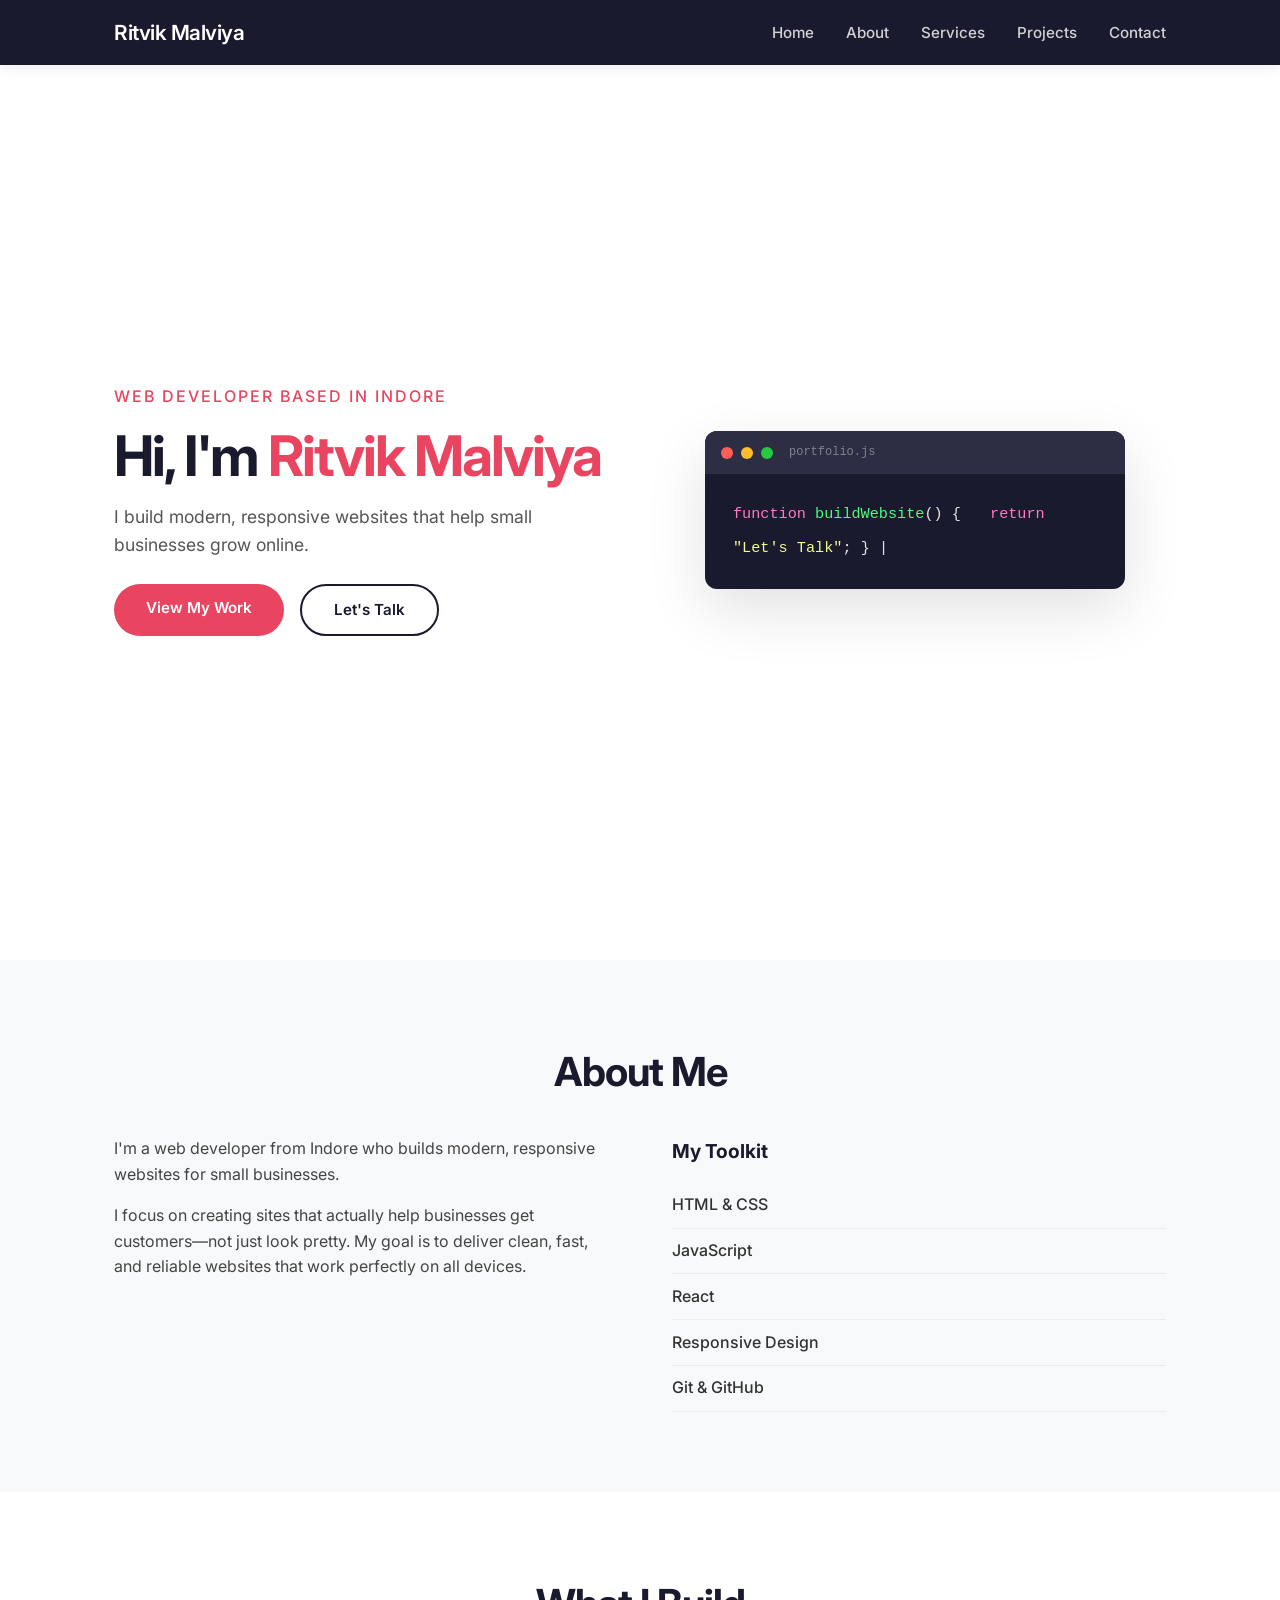
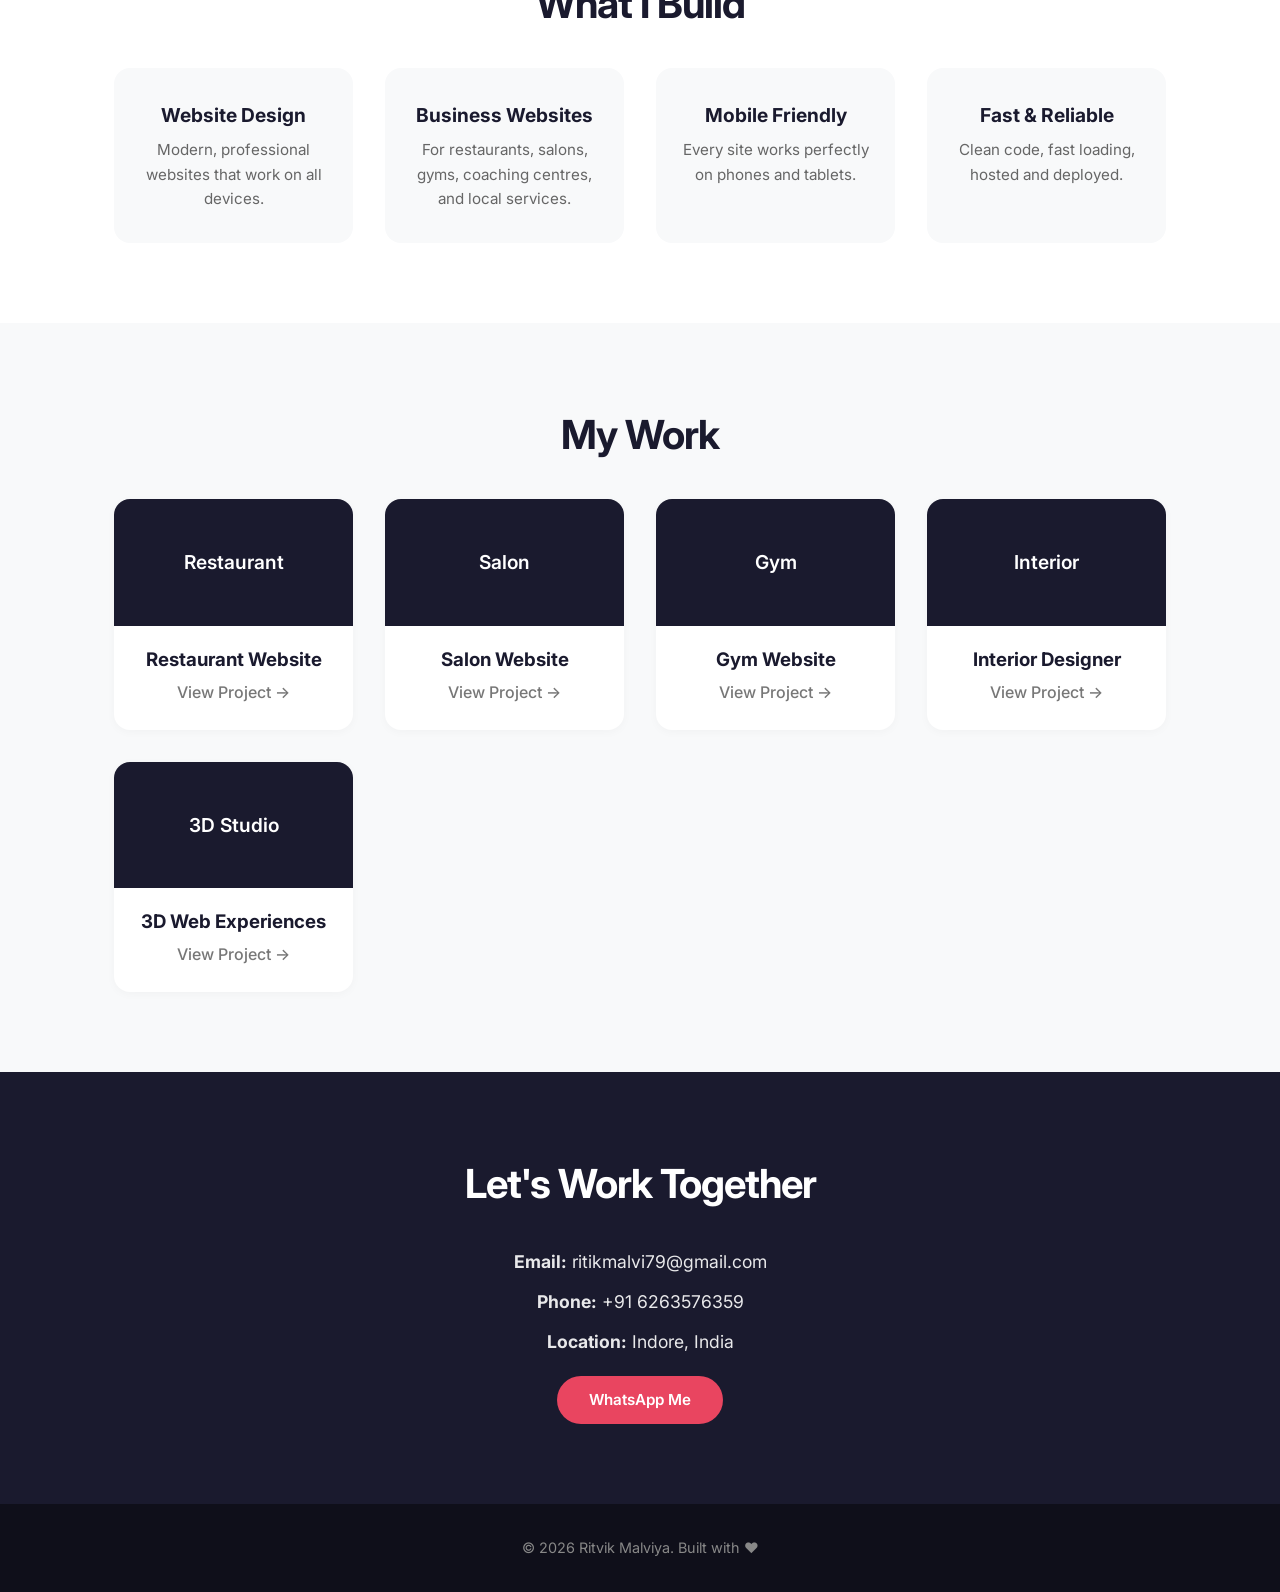
<file: index.html>
<!DOCTYPE html>
<html lang="en">
<head>
   <head>
    <meta charset="UTF-8" />
    <meta name="viewport" content="width=device-width, initial-scale=1.0" />
    <meta name="google-site-verification" content="sb34V4Wl0AKEB0HQuTx_ThTjmGQTZnyqcuI3_fBsy7M" />
    <title>Ritvik Malviya | Web Developer</title>
    <link rel="stylesheet" href="port.css" />
    <link href="https://fonts.googleapis.com/css2?family=Inter:ital,opsz,wght@0,14..32,100..900;1,14..32,100..900&display=swap" rel="stylesheet">
</head>
<body>

    <!-- NAVBAR -->
    <nav id="navbar">
<button class="hamburger" id="hamburger">☰</button>
        <div class="container">
            <div class="logo">Ritvik Malviya</div>
            <ul class="nav-links">
                <li><a href="#home">Home</a></li>
                <li><a href="#about">About</a></li>
                <li><a href="#services">Services</a></li>
                <li><a href="#projects">Projects</a></li>
                <li><a href="#contact">Contact</a></li>
            </ul>
        </div>
    </nav>


    <section id="home">
    <div class="container">
        <div class="hero">
            <!-- Text Side -->
            <div class="hero-text">
                <p class="hero-tagline">Web Developer based in Indore</p>
                <h1>Hi, I'm <span>Ritvik Malviya</span></h1>
                <p class="hero-description">I build modern, responsive websites that help small businesses grow online.</p>
                <div class="hero-btns">
                    <a href="#projects" class="btn btn-primary">View My Work</a>
                    <a href="#contact" class="btn btn-secondary">Let's Talk</a>
                </div>
            </div>
            <!-- Image Side -->
            <div class="hero-image">
                <div class="code-window">
                    <div class="code-header">
                        <span class="dot red"></span>
                        <span class="dot yellow"></span>
                        <span class="dot green"></span>
                        <span class="code-title">portfolio.js</span>
                    </div>
                    <div class="code-body">
                        <span class="line"><span class="keyword">function</span> <span class="function">buildWebsite</span>() {</span>
                        <span class="line indent"><span class="keyword">return</span> <span class="string">"Let's Talk"</span>;</span>
                        <span class="line">}</span>
                        <span class="line blink">|</span>
                    </div>
                </div>
            </div>
        </div>
    </div>
</section>
            
    
            
    <!-- ABOUT -->
    <section id="about">
        <div class="container">
            <h2>About Me</h2>
            <div class="about-grid">
                <div>
                    <p>I'm a web developer from Indore who builds modern, responsive websites for small businesses.</p>
                    <p>I focus on creating sites that actually help businesses get customers—not just look pretty. My goal is to deliver clean, fast, and reliable websites that work perfectly on all devices.</p>
                </div>
                <div>
                    <h3>My Toolkit</h3>
                    <ul>
                        <li>HTML &amp; CSS</li>
                        <li>JavaScript</li>
                        <li>React</li>
                        <li>Responsive Design</li>
                        <li>Git &amp; GitHub</li>
                    </ul>
                </div>
            </div>
        </div>
    </section>

    <!-- SERVICES -->
    <section id="services">
        <div class="container">
            <h2>What I Build</h2>
            <div class="services-grid">
                <div class="service-card">
                    <h3>Website Design</h3>
                    <p>Modern, professional websites that work on all devices.</p>
                </div>
                <div class="service-card">
                    <h3>Business Websites</h3>
                    <p>For restaurants, salons, gyms, coaching centres, and local services.</p>
                </div>
                <div class="service-card">
                    <h3>Mobile Friendly</h3>
                    <p>Every site works perfectly on phones and tablets.</p>
                </div>
                <div class="service-card">
                    <h3>Fast &amp; Reliable</h3>
                    <p>Clean code, fast loading, hosted and deployed.</p>
                </div>
            </div>
        </div>
    </section>

    <!-- PROJECTS / PORTFOLIO -->
    <section id="projects">
        <div class="container">
            <h2>My Work</h2>
            <div class="projects-grid">
                <a href="rest.html" class="project-link">
                    <div class="project-card">
                        <div class="project-placeholder">Restaurant</div>
                        <h3>Restaurant Website</h3>
                        <p>View Project →</p>
                    </div>
                </a>
                <a href="salon.html" class="project-link">
                    <div class="project-card">
                        <div class="project-placeholder">Salon</div>
                        <h3>Salon Website</h3>
                        <p>View Project →</p>
                    </div>
                </a>
                <a href="gym.html" class="project-link">
                    <div class="project-card">
                        <div class="project-placeholder">Gym</div>
                        <h3>Gym Website</h3>
                        <p>View Project →</p>
                    </div>
                </a>
                <a href="in.html" class="project-link">
                    <div class="project-card">
                        <div class="project-placeholder">Interior</div>
                        <h3>Interior Designer</h3>
                        <p>View Project →</p>
                    </div>
                </a>

                 <a href="studio.html" target="_blank" class="project-link">
    <div class="project-card">
        <div class="project-placeholder">3D Studio</div>
        <h3>3D Web Experiences</h3>
        <p>View Project →</p>
    </div>
</a>
            
        </div>
    </section>

    <!-- CONTACT -->
    <section id="contact">
        <div class="container">
            <h2>Let's Work Together</h2>
            <div class="contact-grid">
                <div>
                    <p><strong>Email:</strong> ritikmalvi79@gmail.com</p>
                    <p><strong>Phone:</strong> +91 6263576359</p>
                    <p><strong>Location:</strong> Indore, India</p>
                    <a href="https://wa.me/916263576359" class="btn btn-primary">WhatsApp Me</a>
                </div>
            </div>
        </div>
    </section>

    <!-- FOOTER -->
    <footer>
        <div class="container">
            <p>&copy; 2026 Ritvik Malviya. Built with ❤️</p>
        </div>
    </footer>

    <script src="port.js"></script>
</body>
</html>
</file>
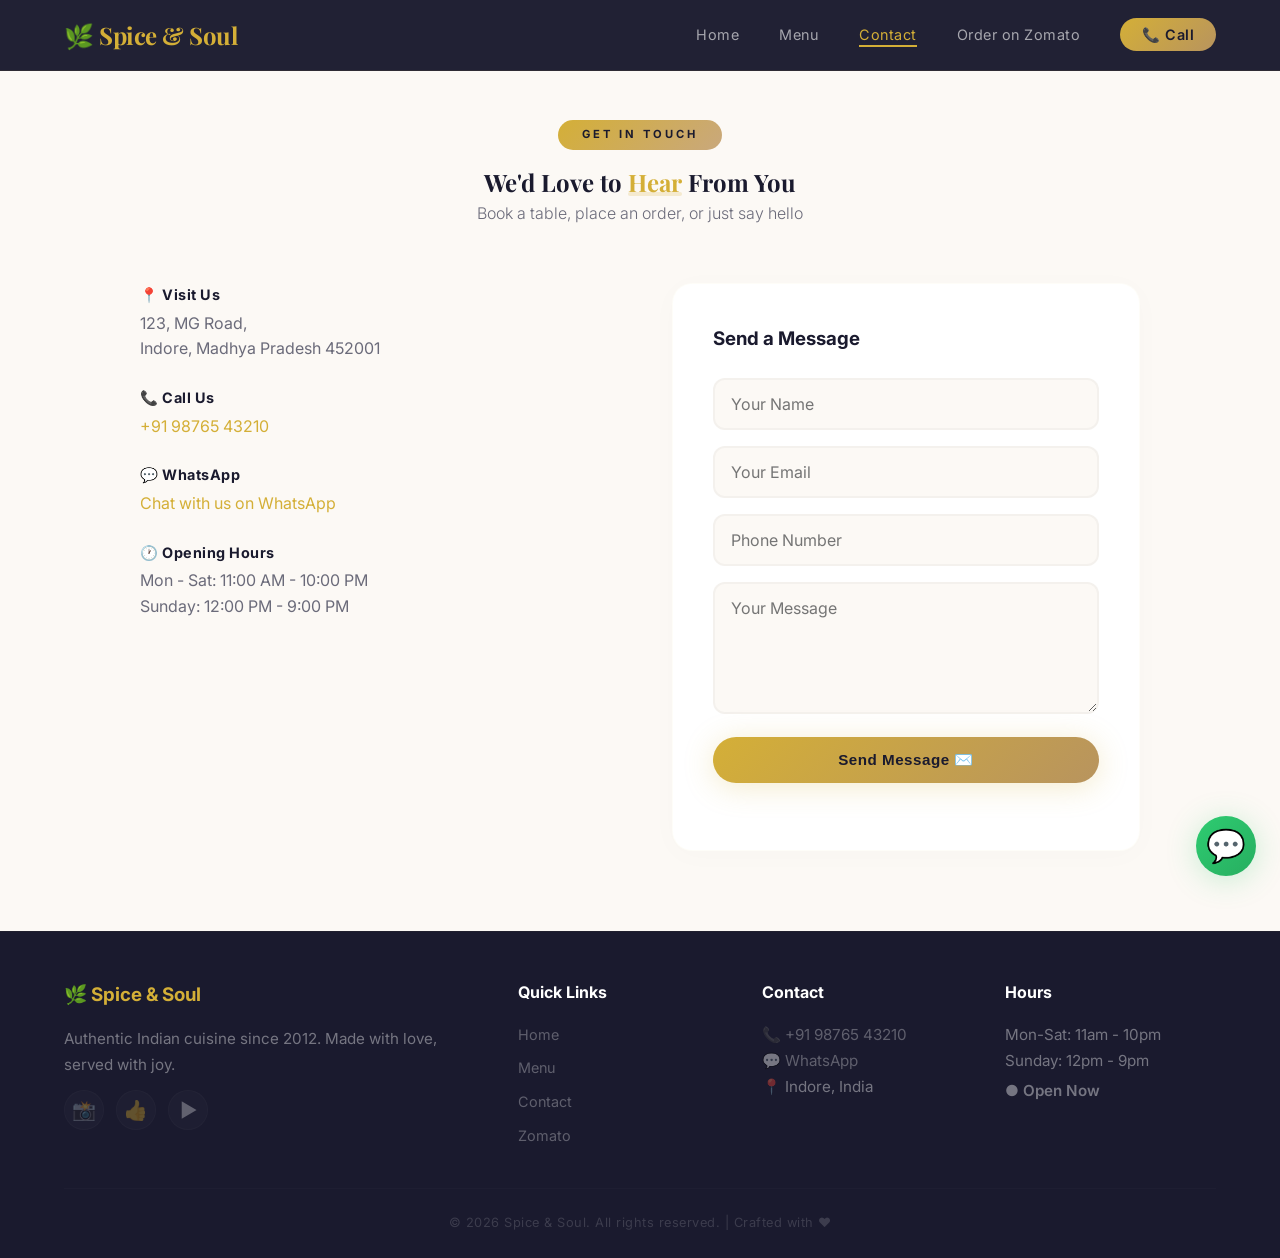
<file: contact.html>
<!DOCTYPE html>
<html lang="en">
<head>
    <meta charset="UTF-8" />
    <meta name="viewport" content="width=device-width, initial-scale=1.0" />
    <title>Contact | Spice & Soul</title>
    <link rel="stylesheet" href="rest.css" />
    <link href="https://fonts.googleapis.com/css2?family=Playfair+Display:wght@400;700&family=Inter:wght@300;400;600;700&display=swap" rel="stylesheet">
</head>
<body>

    <nav>
    <div class="container">
        <div class="logo">🌿 Spice & Soul</div>
        <ul class="nav-links">
            <li><a href="index.html">Home</a></li>
            <li><a href="menu.html">Menu</a></li>
            <li><a href="contact.html" class="active">Contact</a></li>
            <li><a href="https://www.zomato.com" target="_blank">Order on Zomato</a></li>
            <li><a href="tel:+919876543210" class="nav-call">📞 Call</a></li>
        </ul>
        <!-- ADD THIS BUTTON -->
        <button class="menu-toggle" aria-label="Toggle menu">☰</button>
    </div>
</nav>

    <section class="contact-page">
        <div class="container">
            <div class="section-header">
                <span class="section-tag">Get in Touch</span>
                <h1>We'd Love to <span class="highlight">Hear</span> From You</h1>
                <p>Book a table, place an order, or just say hello</p>
            </div>
            <div class="contact-wrapper">
                <div class="contact-info">
                    <h3>📍 Visit Us</h3>
                    <p>123, MG Road,<br>Indore, Madhya Pradesh 452001</p>
                    
                    <h3>📞 Call Us</h3>
                    <p><a href="tel:+919876543210">+91 98765 43210</a></p>
                    
                    <h3>💬 WhatsApp</h3>
                    <p><a href="https://wa.me/919876543210">Chat with us on WhatsApp</a></p>
                    
                    <h3>🕐 Opening Hours</h3>
                    <p>Mon - Sat: 11:00 AM - 10:00 PM<br>Sunday: 12:00 PM - 9:00 PM</p>

                    <!-- Google Maps -->
                    <div class="map-container">
                        <iframe 
                            src="https://www.google.com/maps/embed?pb=!1m18!1m12!1m3!1d3679.8765!2d75.8577!3d22.7196!2m3!1f0!2f0!3f0!3m2!1i1024!2i768!4f13.1!3m3!1m2!1s0x3962fd5c9b3b8a1d%3A0x3b7f5e3b8a1d2c4f!2sIndore%2C%20Madhya%20Pradesh!5e0!3m2!1sen!2sin!4v1698765432100" 
                            width="100%" 
                            height="200" 
                            style="border:0; border-radius: 12px;" 
                            allowfullscreen="" 
                            loading="lazy">
                        </iframe>
                    </div>
                </div>

                <form class="contact-form" action="https://formspree.io/f/your-form-id" method="POST">
                    <h3>Send a Message</h3>
                    <input type="text" name="name" placeholder="Your Name" required />
                    <input type="email" name="email" placeholder="Your Email" required />
                    <input type="tel" name="phone" placeholder="Phone Number" />
                    <textarea name="message" placeholder="Your Message" rows="5" required></textarea>
                    <button type="submit" class="btn btn-primary">Send Message ✉️</button>
                </form>
            </div>
        </div>
    </section>

   <footer>
    <div class="container">
        <div class="footer-grid">
            <div class="footer-col">
                <h3>🌿 Spice & Soul</h3>
                <p>Authentic Indian cuisine since 2012. Made with love, served with joy.</p>
                <div class="social-links">
                    <a href="#" aria-label="Instagram">📸</a>
                    <a href="#" aria-label="Facebook">👍</a>
                    <a href="#" aria-label="YouTube">▶️</a>
                </div>
            </div>
            <div class="footer-col">
                <h4>Quick Links</h4>
                <ul>
                    <li><a href="rest.html">Home</a></li>
                    <li><a href="menu.html">Menu</a></li>
                    <li><a href="contact.html">Contact</a></li>
                    <li><a href="https://www.zomato.com" target="_blank">Zomato</a></li>
                </ul>
            </div>
            <div class="footer-col">
                <h4>Contact</h4>
                <p>📞 <a href="tel:+919876543210">+91 98765 43210</a></p>
                <p>💬 <a href="https://wa.me/919876543210">WhatsApp</a></p>
                <p>📍 Indore, India</p>
            </div>
            <div class="footer-col">
                <h4>Hours</h4>
                <p>Mon-Sat: 11am - 10pm</p>
                <p>Sunday: 12pm - 9pm</p>
                <p class="status-open">● Open Now</p>
            </div>
        </div>
        <div class="footer-bottom">
            <p>&copy; 2026 Spice & Soul. All rights reserved. | Crafted with ❤️</p>
        </div>
    </div>
</footer> 

    <script>
        document.querySelector('.menu-toggle').addEventListener('click', function() {
            document.querySelector('.nav-links').classList.toggle('active');
        });
    </script>
<!-- Floating WhatsApp Button -->
<a href="https://wa.me/919876543210?text=Hi! I want to order from Spice & Soul" 
   class="whatsapp-float" 
   target="_blank" 
   aria-label="Order on WhatsApp">
    <span class="whatsapp-icon">💬</span>
</a>
</body>
</html>
</file>
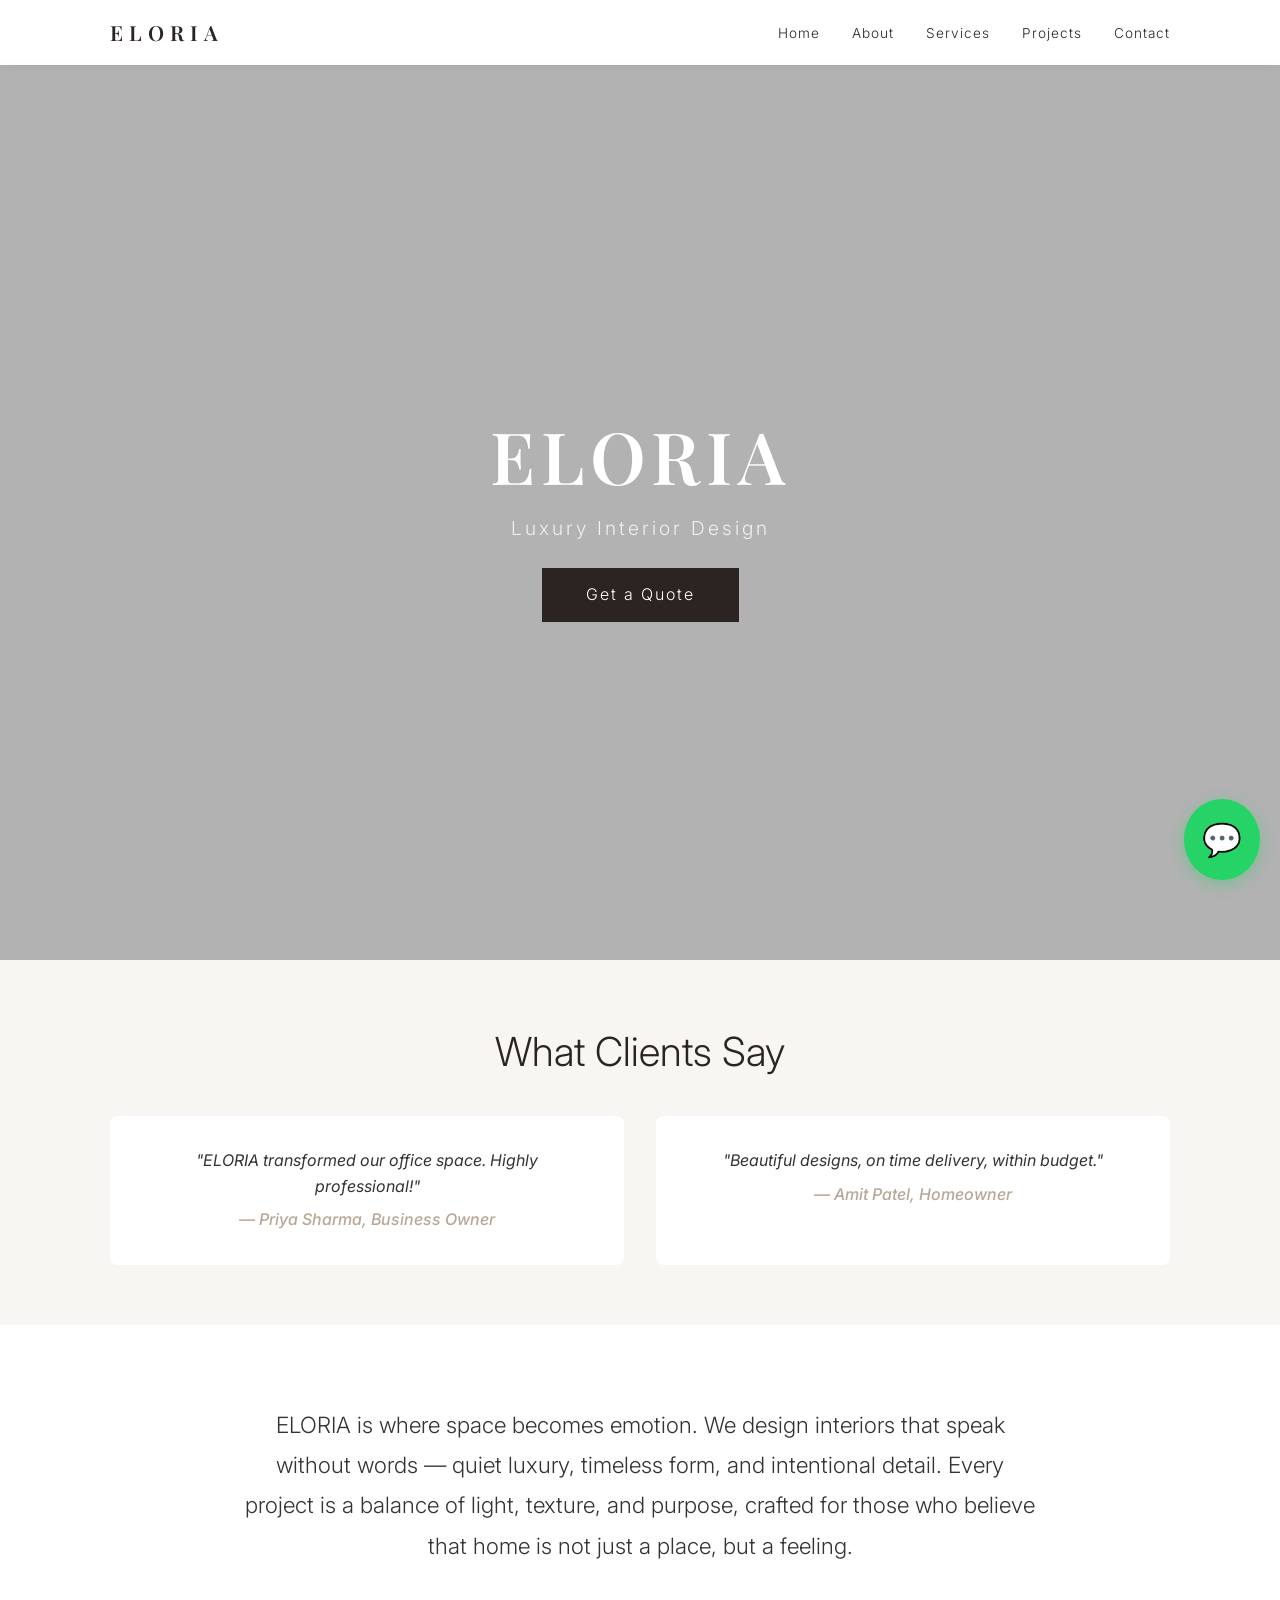
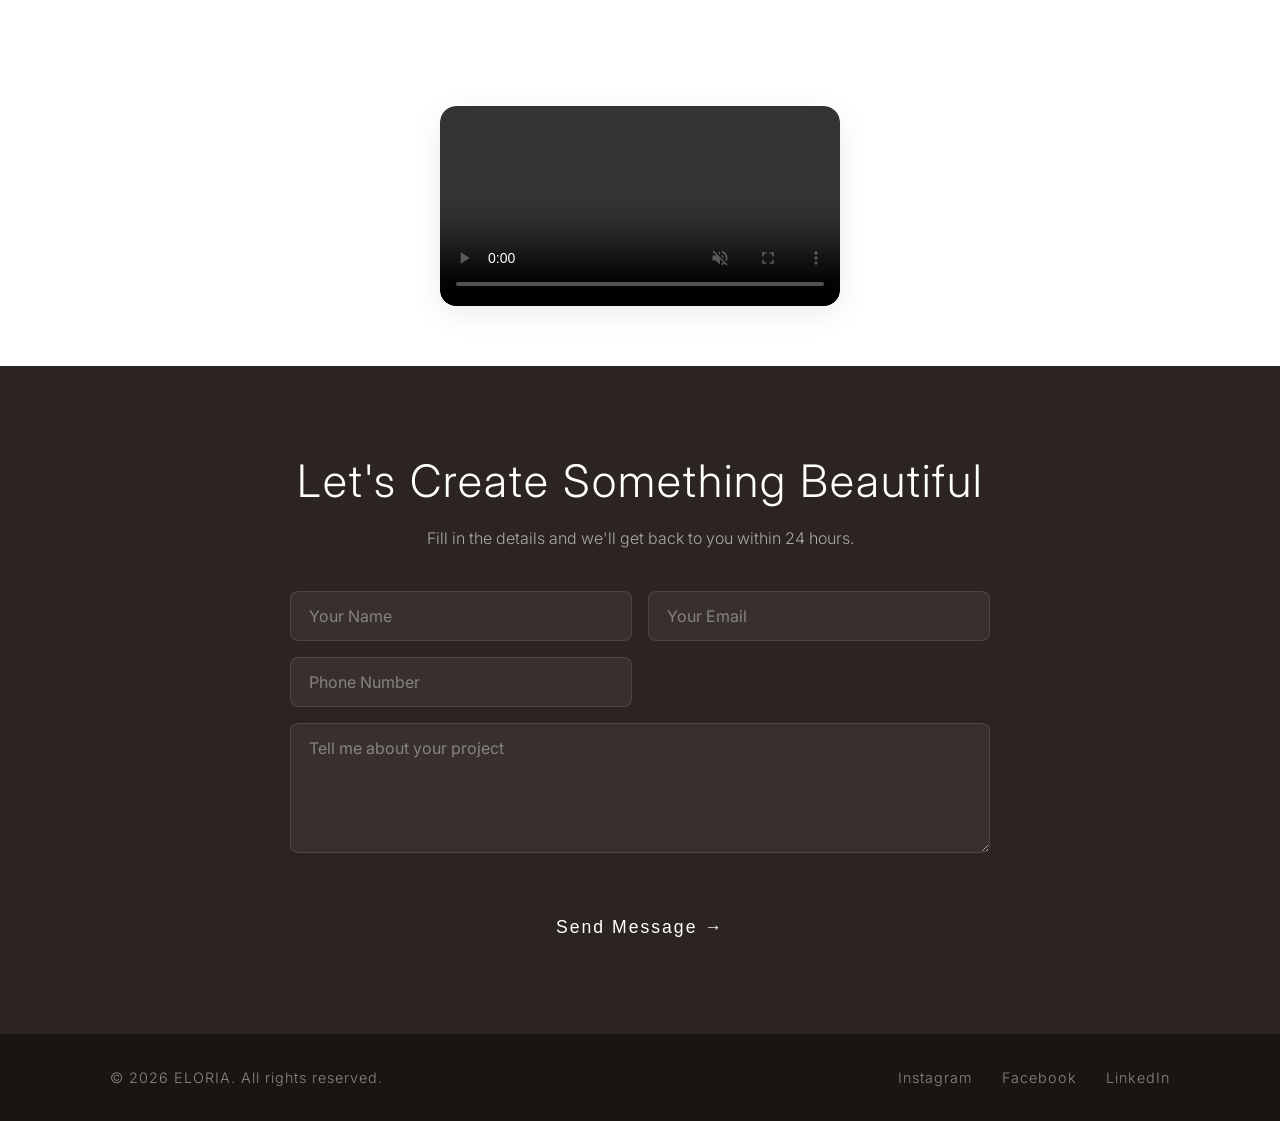
<file: in.html>
<!DOCTYPE html>
<html lang="en">
<head>
    <meta charset="UTF-8" />
    <meta name="viewport" content="width=device-width, initial-scale=1.0" />
    <title>ELORIA - Interior Design</title>
    <link rel="stylesheet" href="in.css" />
    <link rel="icon" type="image/png" href="favicon.png" />
    <link href="https://fonts.googleapis.com/css2?family=Playfair+Display:ital,wght@0,400;0,600;0,700;1,700&family=Inter:wght@300;400;500;600&display=swap" rel="stylesheet">
</head>
<body>

    <!-- Navbar -->
    <nav>
        <div class="container">
            <button class="hamburger" id="hamburger">☰</button>
            <div class="logo">ELORIA</div>
            <ul class="nav-links">
                <li><a href="#home">Home</a></li>
                <li><a href="#about">About</a></li>
                <li><a href="#services">Services</a></li>
                <li><a href="#projects">Projects</a></li>
                <li><a href="#contact">Contact</a></li>
            </ul>
        </div>
    </nav>

    <!-- Hero with Video Background -->
    <section id="home">
        <video autoplay loop muted playsinline id="hero-video">
            <source src="my.mp4" type="video/mp4" />
            Your browser does not support the video tag.
        </video>
        <div class="hero-overlay">
            <div class="container">
                <h1>ELORIA</h1>
                <p>Luxury Interior Design</p>
                <a href="#contact" class="btn">Get a Quote</a>
            </div>
        </div>
    </section>

    <!-- Testimonials -->
    <section class="testimonials">
        <div class="container">
            <h2>What Clients Say</h2>
            <div class="testimonials-grid">
                <div class="testimonial-card">
                    <p>"ELORIA transformed our office space. Highly professional!"</p>
                    <p class="name">— Priya Sharma, Business Owner</p>
                </div>
                <div class="testimonial-card">
                    <p>"Beautiful designs, on time delivery, within budget."</p>
                    <p class="name">— Amit Patel, Homeowner</p>
                </div>
            </div>
        </div>
    </section>

    <!-- Paragraph -->
    <section class="text-section">
        <div class="container">
            <p class="large-text">
                ELORIA is where space becomes emotion. We design interiors that speak without words — quiet luxury, timeless form, and intentional detail. Every project is a balance of light, texture, and purpose, crafted for those who believe that home is not just a place, but a feeling.
            </p>
        </div>
    </section>

    <!-- Full Video -->
    <section class="video-section">
        <div class="container">
            <div class="video-wrapper">
                <video controls muted playsinline class="tablet-video">
                    <source src="my1.mp4" type="video/mp4" />
                    Your browser does not support the video tag.
                </video>
            </div>
        </div>
    </section>

    <!-- Contact -->
    <section id="contact">
        <div class="container">
            <h2>Let's Create Something Beautiful</h2>
            <p class="contact-sub">Fill in the details and we'll get back to you within 24 hours.</p>
            <form class="contact-form">
                <div class="form-row">
                    <input type="text" placeholder="Your Name" required />
                    <input type="email" placeholder="Your Email" required />
                </div>
                <div class="form-row">
                    <input type="tel" placeholder="Phone Number" required />
                </div>
                <textarea placeholder="Tell me about your project" rows="5" required></textarea>
                <button type="submit" class="btn submit-btn">Send Message →</button>
            </form>
        </div>
    </section>

    <!-- Footer -->
    <footer>
        <div class="container">
            <div class="footer-content">
                <p>&copy; 2026 ELORIA. All rights reserved.</p>
                <div class="social-links">
                    <a href="#">Instagram</a>
                    <a href="#">Facebook</a>
                    <a href="#">LinkedIn</a>
                </div>
            </div>
        </div>
    </footer>

    <!-- WhatsApp Float -->
    <a href="https://wa.me/919876543210" class="whatsapp-float" target="_blank">💬</a>

    <!-- Back to Top -->
    <button id="backToTop" class="back-top">↑</button>

    <!-- Loader -->
    <div id="loader"><div class="spinner"></div></div>

    <script src="in.js"></script>
</body>
</html>
</file>
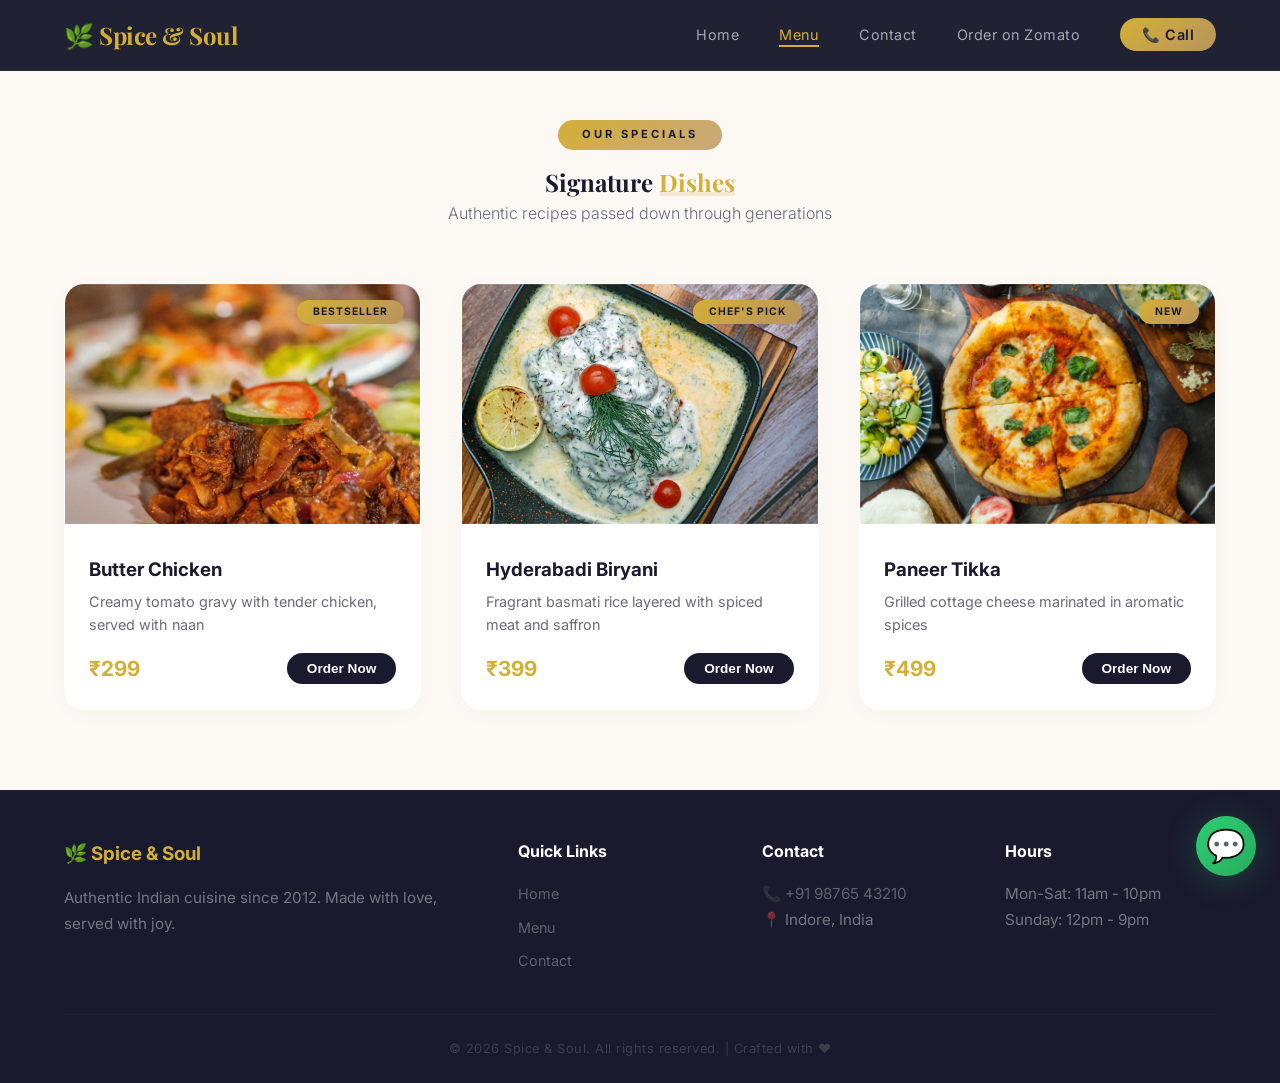
<file: menu.html>
<!DOCTYPE html>
<html lang="en">
<head>
    <meta charset="UTF-8" />
    <meta name="viewport" content="width=device-width, initial-scale=1.0" />
    <title>Menu | Spice & Soul</title>
    <link rel="stylesheet" href="rest.css" />
    <link href="https://fonts.googleapis.com/css2?family=Playfair+Display:wght@400;700&family=Inter:wght@300;400;600;700&display=swap" rel="stylesheet">
</head>
<body>

    <nav>
    <div class="container">
        <div class="logo">🌿 Spice & Soul</div>
        <ul class="nav-links">
            <li><a href="index.html">Home</a></li>
            <li><a href="menu.html" class="active">Menu</a></li>
            <li><a href="contact.html">Contact</a></li>
            <li><a href="https://www.zomato.com" target="_blank">Order on Zomato</a></li>
            <li><a href="tel:+919876543210" class="nav-call">📞 Call</a></li>
        </ul>
        <!-- ADD THIS BUTTON -->
        <button class="menu-toggle" aria-label="Toggle menu">☰</button>
    </div>
</nav>

    <section class="menu-page">
        <div class="container">
            <div class="section-header">
                <span class="section-tag">Our Specials</span>
                <h1>Signature <span class="highlight">Dishes</span></h1>
                <p>Authentic recipes passed down through generations</p>
            </div>
            <div class="menu-grid">
                <div class="menu-item">
                    <div class="menu-image">
                        <img src="food1.jpg" alt="Butter Chicken">
                        <span class="menu-badge">Bestseller</span>
                    </div>
                    <div class="menu-details">
                        <h3>Butter Chicken</h3>
                        <p>Creamy tomato gravy with tender chicken, served with naan</p>
                        <div class="menu-bottom">
                            <span class="price">₹299</span>
                            <button class="btn-order">Order Now</button>
                        </div>
                    </div>
                </div>
                <div class="menu-item">
                    <div class="menu-image">
                        <img src="food2.jpg" alt="Biryani">
                        <span class="menu-badge">Chef's Pick</span>
                    </div>
                    <div class="menu-details">
                        <h3>Hyderabadi Biryani</h3>
                        <p>Fragrant basmati rice layered with spiced meat and saffron</p>
                        <div class="menu-bottom">
                            <span class="price">₹399</span>
                            <button class="btn-order">Order Now</button>
                        </div>
                    </div>
                </div>
                <div class="menu-item">
                    <div class="menu-image">
                        <img src="food3.jpg" alt="Paneer Tikka">
                        <span class="menu-badge">New</span>
                    </div>
                    <div class="menu-details">
                        <h3>Paneer Tikka</h3>
                        <p>Grilled cottage cheese marinated in aromatic spices</p>
                        <div class="menu-bottom">
                            <span class="price">₹499</span>
                            <button class="btn-order">Order Now</button>
                        </div>
                    </div>
                </div>
            </div>
        </div>
    </section>

    <footer>
        <div class="container">
            <div class="footer-grid">
                <div class="footer-col">
                    <h3>🌿 Spice & Soul</h3>
                    <p>Authentic Indian cuisine since 2012. Made with love, served with joy.</p>
                </div>
                <div class="footer-col">
                    <h4>Quick Links</h4>
                    <ul>
                        <li><a href="rest.html">Home</a></li>
                        <li><a href="menu.html">Menu</a></li>
                        <li><a href="contact.html">Contact</a></li>
                    </ul>
                </div>
                <div class="footer-col">
                    <h4>Contact</h4>
                    <p>📞 <a href="tel:+919876543210">+91 98765 43210</a></p>
                    <p>📍 Indore, India</p>
                </div>
                <div class="footer-col">
                    <h4>Hours</h4>
                    <p>Mon-Sat: 11am - 10pm</p>
                    <p>Sunday: 12pm - 9pm</p>
                </div>
            </div>
            <div class="footer-bottom">
                <p>&copy; 2026 Spice & Soul. All rights reserved. | Crafted with ❤️</p>
            </div>
        </div>
    </footer>

    <script>
        document.querySelector('.menu-toggle').addEventListener('click', function() {
            document.querySelector('.nav-links').classList.toggle('active');
        });
    </script>
<!-- Floating WhatsApp Button -->
<a href="https://wa.me/919876543210?text=Hi! I want to order from Spice & Soul" 
   class="whatsapp-float" 
   target="_blank" 
   aria-label="Order on WhatsApp">
    <span class="whatsapp-icon">💬</span>
</a>
</body>
</html>
</file>
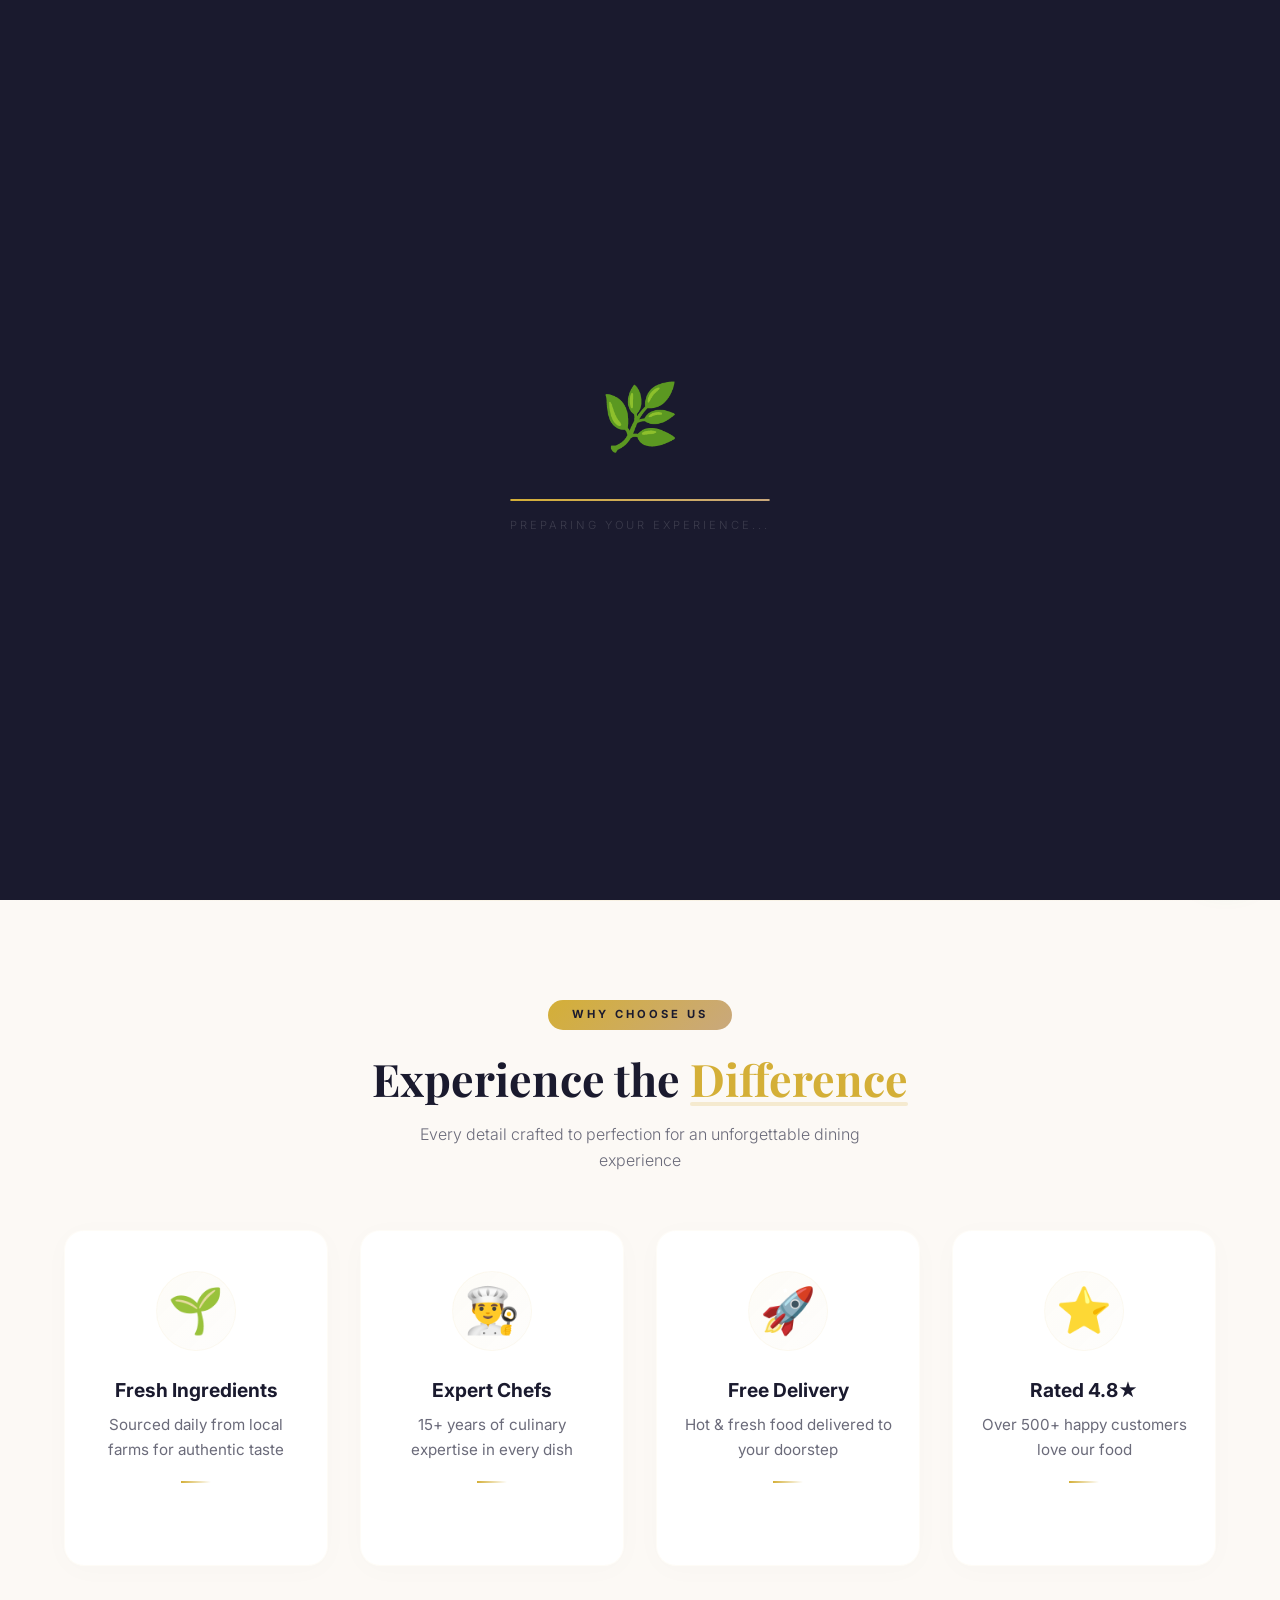
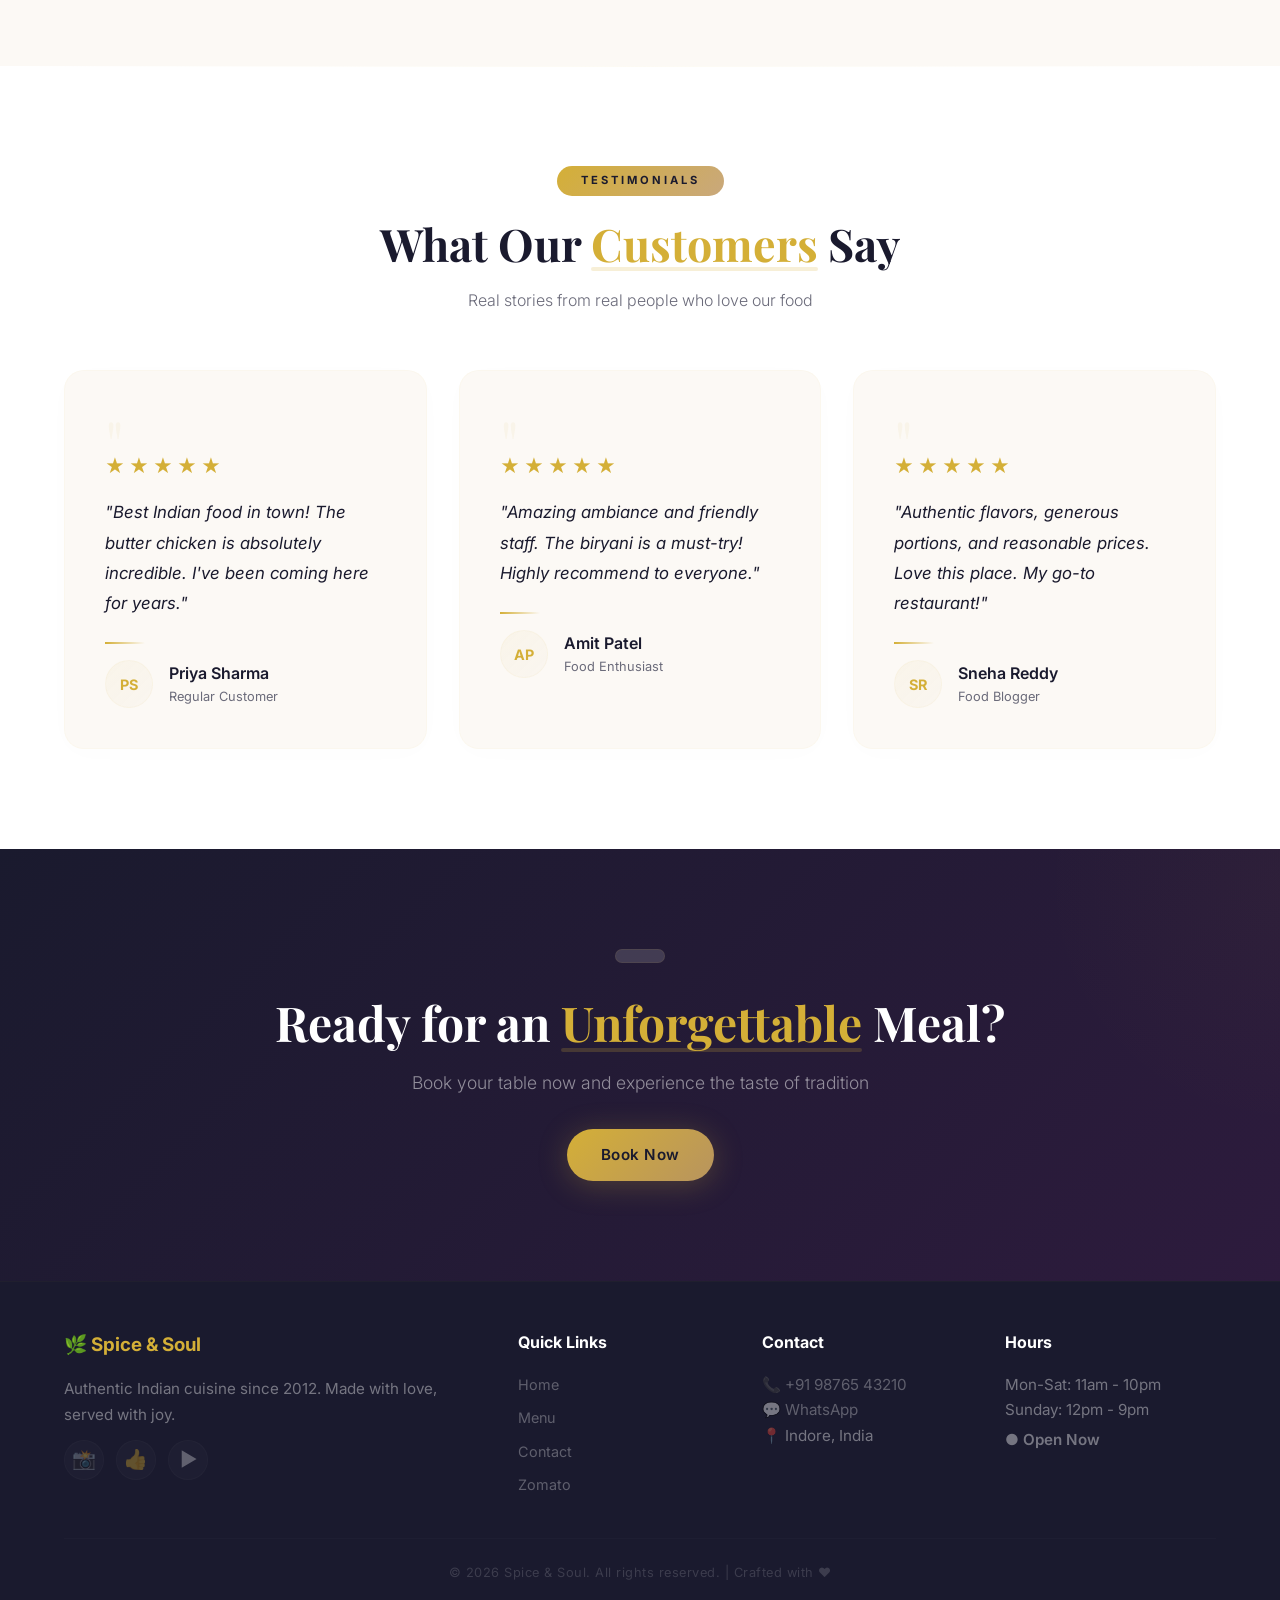
<file: rest.html>
<!DOCTYPE html>
<html lang="en">
<head>
    <meta charset="UTF-8" />
    <meta name="viewport" content="width=device-width, initial-scale=1.0" />
    <title>Spice & Soul | Fine Indian Dining</title>
    <link rel="stylesheet" href="rest.css" />
    <link rel="preconnect" href="https://fonts.googleapis.com">
    <link href="https://fonts.googleapis.com/css2?family=Playfair+Display:wght@400;600;700;900&family=Inter:wght@300;400;500;600;700&display=swap" rel="stylesheet">
</head>
<body>

<!-- Preloader -->
<div class="preloader">
    <div class="preloader-content">
        <div class="preloader-icon">🌿</div>
        <div class="preloader-bar">
            <div class="preloader-progress"></div>
        </div>
        <p class="preloader-text">Preparing your experience...</p>
    </div>
</div>


    <!-- Navbar -->
    <nav>
        <div class="container">
            <div class="logo">🌿 Spice & Soul</div>
            <ul class="nav-links">
                <li><a href="index.html" class="active">Home</a></li>
                <li><a href="menu.html">Menu</a></li>
                <li><a href="contact.html">Contact</a></li>
                <li><a href="https://www.zomato.com" target="_blank">Order on Zomato</a></li>
                <li><a href="tel:+919876543210" class="nav-call">📞 Call</a></li>
            </ul>
            <button class="menu-toggle" aria-label="Toggle menu">☰</button>
        </div>
    </nav>

    <!-- Hero -->
    <section class="hero">
        <div class="hero-overlay"></div>
        <div class="container hero-container">
            <div class="hero-content">
                <span class="hero-tag">✦ Est. 2012</span>
                <h1>Where Flavor<br>Meets <span class="highlight">Tradition</span></h1>
                <p>Authentic Indian cuisine crafted with love, using the freshest ingredients from local farms.</p>
                <div class="hero-buttons">
                    <a href="menu.html" class="btn btn-primary">
                        <span>Explore Menu</span>
                        <svg width="20" height="20" viewBox="0 0 24 24" fill="none" stroke="currentColor" stroke-width="2"><line x1="5" y1="12" x2="19" y2="12"/><polyline points="12 5 19 12 12 19"/></svg>
                    </a>
                    <a href="contact.html" class="btn btn-outline">Book a Table</a>
                </div>
                <div class="hero-stats">
                    <div class="stat">
                        <span class="stat-number" data-target="500">0</span>
                        <span class="stat-label">Happy Customers</span>
                    </div>
                    <div class="stat">
                        <span class="stat-number" data-target="15">0</span>
                        <span class="stat-label">Years of Excellence</span>
                    </div>
                    <div class="stat">
                        <span class="stat-number" data-target="50">0</span>
                        <span class="stat-label">Signature Dishes</span>
                    </div>
                </div>
            </div>
        </div>
        <div class="hero-scroll">
            <span>Scroll</span>
            <svg width="20" height="20" viewBox="0 0 24 24" fill="none" stroke="currentColor" stroke-width="2"><polyline points="6 9 12 15 18 9"/></svg>
        </div>
    </section>

    <!-- Features -->
<section class="features">
    <div class="container">
        <div class="section-header">
            <span class="section-tag">Why Choose Us</span>
            <h2>Experience the <span class="highlight">Difference</span></h2>
            <p>Every detail crafted to perfection for an unforgettable dining experience</p>
        </div>
        <div class="features-grid">
            <div class="feature-card">
                <div class="feature-icon-wrapper">
                    <div class="feature-icon">🌱</div>
                </div>
                <h3>Fresh Ingredients</h3>
                <p>Sourced daily from local farms for authentic taste</p>
                <div class="feature-line"></div>
                <span class="feature-link">Learn More →</span>
            </div>
            <div class="feature-card">
                <div class="feature-icon-wrapper">
                    <div class="feature-icon">👨‍🍳</div>
                </div>
                <h3>Expert Chefs</h3>
                <p>15+ years of culinary expertise in every dish</p>
                <div class="feature-line"></div>
                <span class="feature-link">Learn More →</span>
            </div>
            <div class="feature-card">
                <div class="feature-icon-wrapper">
                    <div class="feature-icon">🚀</div>
                </div>
                <h3>Free Delivery</h3>
                <p>Hot & fresh food delivered to your doorstep</p>
                <div class="feature-line"></div>
                <span class="feature-link">Learn More →</span>
            </div>
            <div class="feature-card">
                <div class="feature-icon-wrapper">
                    <div class="feature-icon">⭐</div>
                </div>
                <h3>Rated 4.8★</h3>
                <p>Over 500+ happy customers love our food</p>
                <div class="feature-line"></div>
                <span class="feature-link">Learn More →</span>
            </div>
        </div>
    </div>
</section>
        

    <!-- Customer Reviews -->
<section class="reviews">
    <div class="container">
        <div class="section-header">
            <span class="section-tag">Testimonials</span>
            <h2>What Our <span class="highlight">Customers</span> Say</h2>
            <p>Real stories from real people who love our food</p>
        </div>
        <div class="reviews-grid">
            <div class="review-card">
                <div class="review-quote-icon">"</div>
                <div class="review-stars">★★★★★</div>
                <p>"Best Indian food in town! The butter chicken is absolutely incredible. I've been coming here for years."</p>
                <div class="review-divider"></div>
                <div class="review-author">
                    <span class="review-avatar">PS</span>
                    <div>
                        <div class="review-name">Priya Sharma</div>
                        <div class="review-role">Regular Customer</div>
                    </div>
                </div>
            </div>
            <div class="review-card">
                <div class="review-quote-icon">"</div>
                <div class="review-stars">★★★★★</div>
                <p>"Amazing ambiance and friendly staff. The biryani is a must-try! Highly recommend to everyone."</p>
                <div class="review-divider"></div>
                <div class="review-author">
                    <span class="review-avatar">AP</span>
                    <div>
                        <div class="review-name">Amit Patel</div>
                        <div class="review-role">Food Enthusiast</div>
                    </div>
                </div>
            </div>
            <div class="review-card">
                <div class="review-quote-icon">"</div>
                <div class="review-stars">★★★★★</div>
                <p>"Authentic flavors, generous portions, and reasonable prices. Love this place. My go-to restaurant!"</p>
                <div class="review-divider"></div>
                <div class="review-author">
                    <span class="review-avatar">SR</span>
                    <div>
                        <div class="review-name">Sneha Reddy</div>
                        <div class="review-role">Food Blogger</div>
                    </div>
                </div>
            </div>
        </div>
    </div>
</section>
    

    <!-- CTA -->
    <section class="cta">
        <div class="container">
            <div class="cta-content">
                <span class="section-tag" style="background:rgba(255,255,255,0.15);"></span>
                <h2>Ready for an <span class="highlight">Unforgettable</span> Meal?</h2>
                <p>Book your table now and experience the taste of tradition</p>
                <a href="contact.html" class="btn btn-primary">Book Now</a>
            </div>
        </div>
    </section>

    <footer>
        <div class="container">
            <div class="footer-grid">
                <div class="footer-col">
                    <h3>🌿 Spice & Soul</h3>
                    <p>Authentic Indian cuisine since 2012. Made with love, served with joy.</p>
                    <div class="social-links">
                        <a href="#" aria-label="Instagram">📸</a>
                        <a href="#" aria-label="Facebook">👍</a>
                        <a href="#" aria-label="YouTube">▶️</a>
                    </div>
                </div>
                <div class="footer-col">
                    <h4>Quick Links</h4>
                    <ul>
                        <li><a href="index.html">Home</a></li>
                        <li><a href="menu.html">Menu</a></li>
                        <li><a href="contact.html">Contact</a></li>
                        <li><a href="https://www.zomato.com" target="_blank">Zomato</a></li>
                    </ul>
                </div>
                <div class="footer-col">
                    <h4>Contact</h4>
                    <p>📞 <a href="tel:+919876543210">+91 98765 43210</a></p>
                    <p>💬 <a href="https://wa.me/919876543210">WhatsApp</a></p>
                    <p>📍 Indore, India</p>
                </div>
                <div class="footer-col">
                    <h4>Hours</h4>
                    <p>Mon-Sat: 11am - 10pm</p>
                    <p>Sunday: 12pm - 9pm</p>
                    <p class="status-open">● Open Now</p>
                </div>
            </div>
            <div class="footer-bottom">
                <p>&copy; 2026 Spice & Soul. All rights reserved. | Crafted with ❤️</p>
            </div>
        </div>
    </footer>

    <!-- Floating WhatsApp -->
    <a href="https://wa.me/919876543210?text=Hi! I want to order from Spice & Soul" 
       class="whatsapp-float" target="_blank">
        <span class="whatsapp-icon">💬</span>
    </a>

    <script src="rest.js"></script>
</body>
</html>
</file>
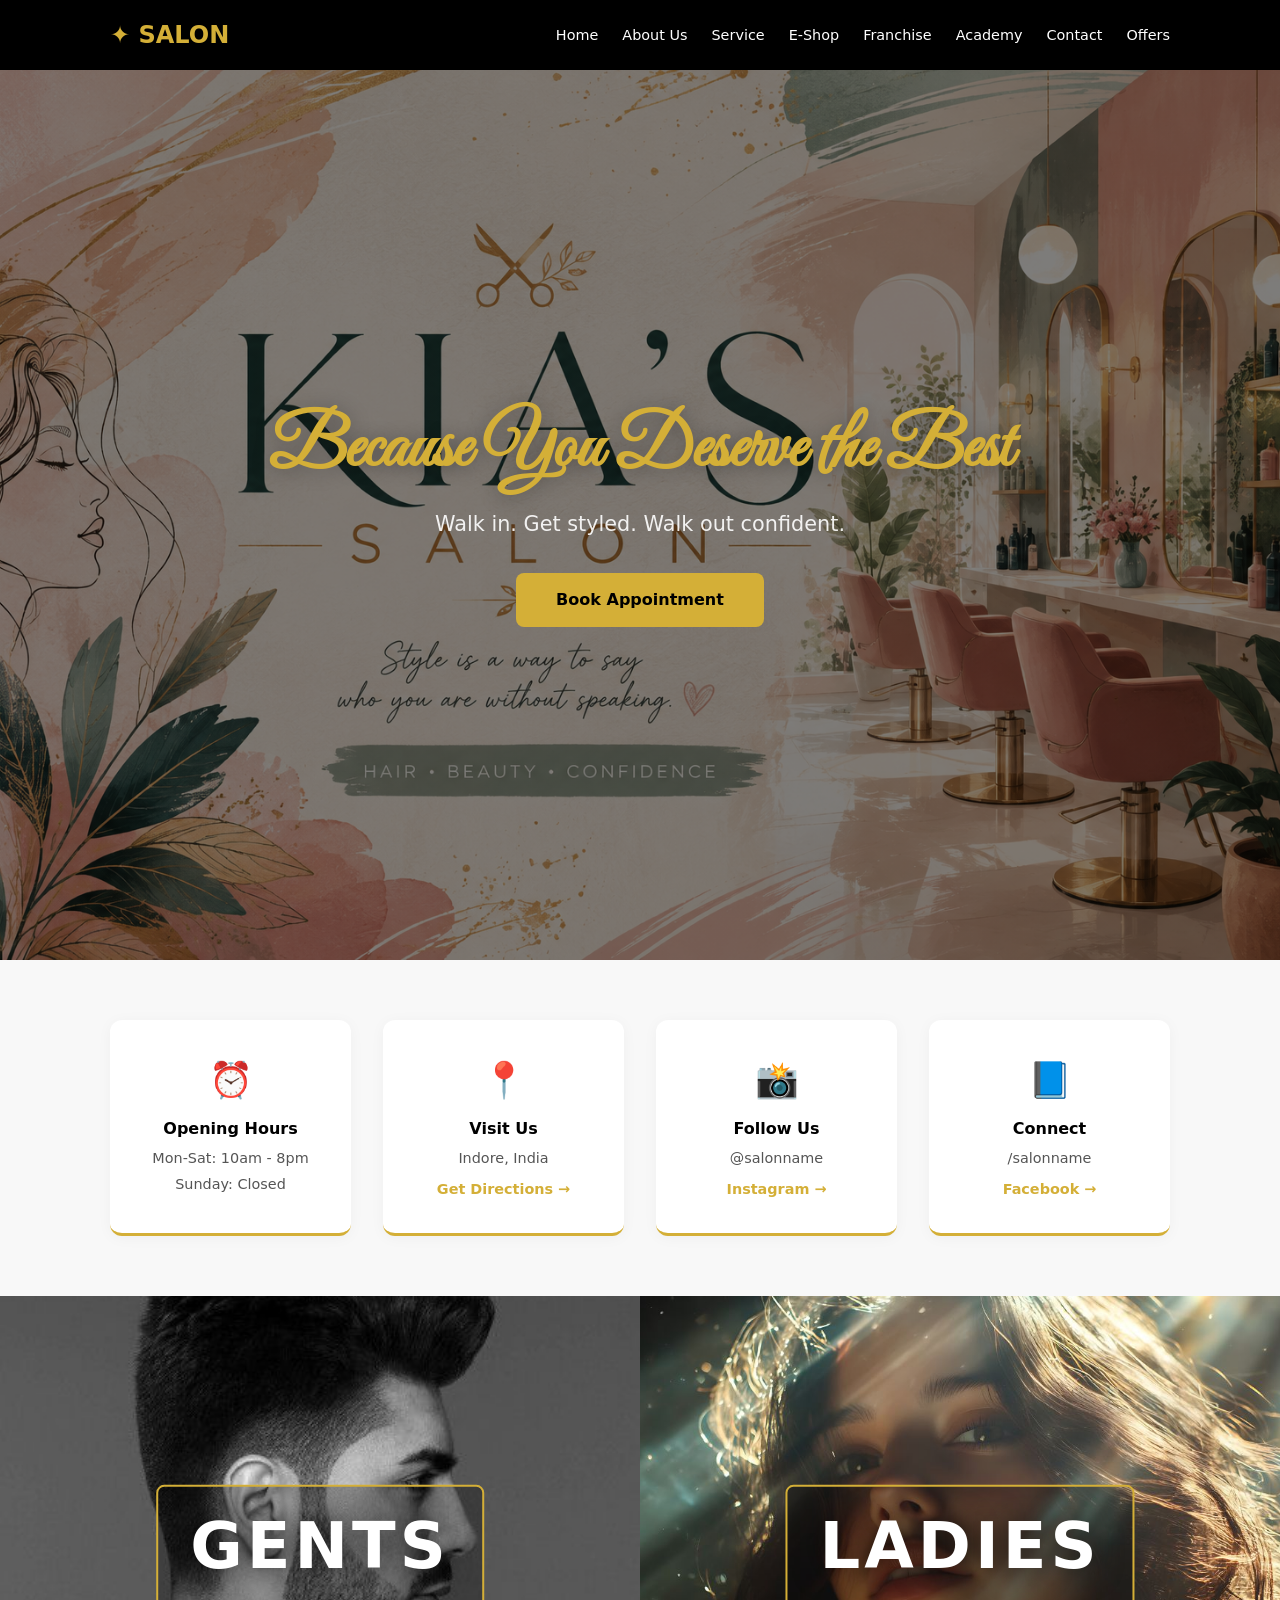
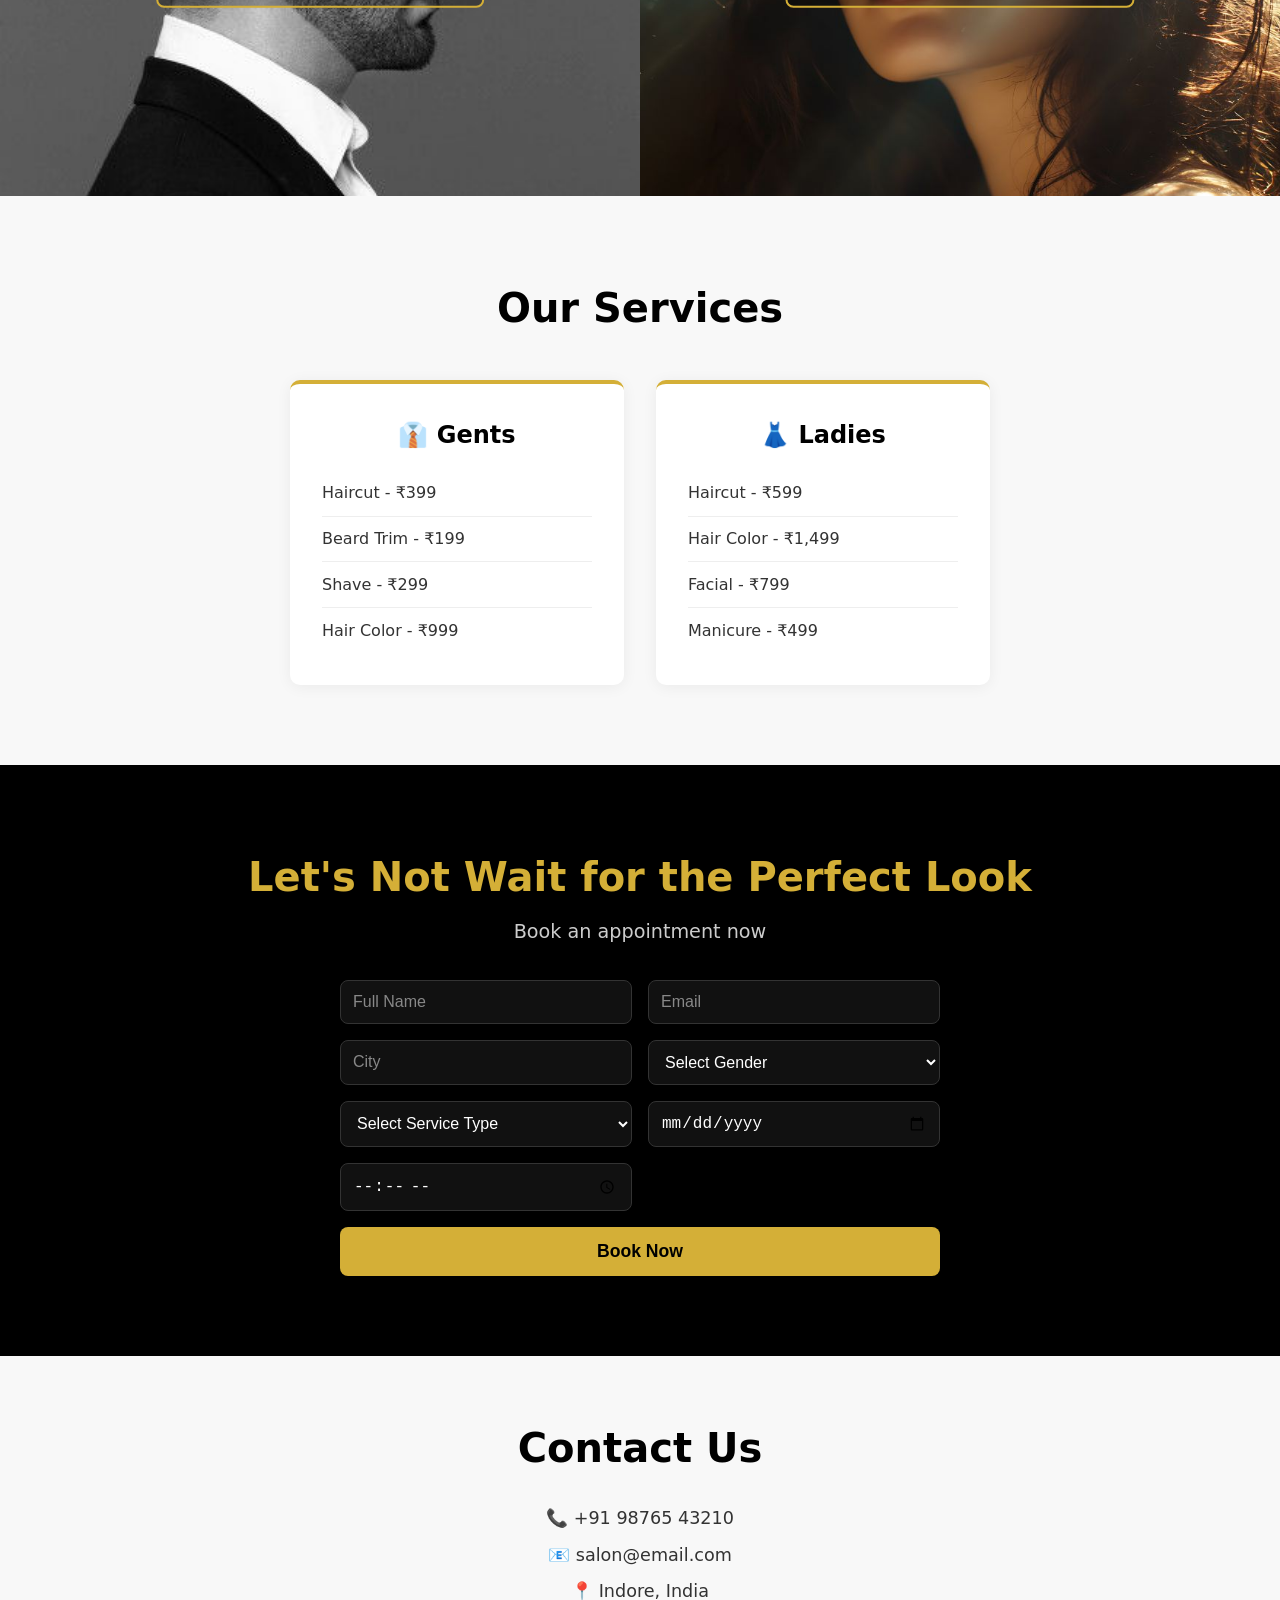
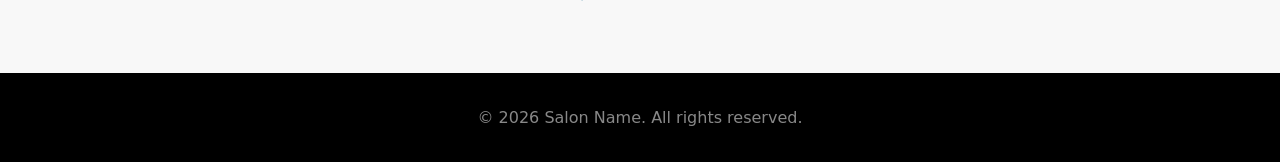
<file: salon.html>
<!DOCTYPE html>
<html lang="en">
<head>
    <meta charset="UTF-8" />
    <meta name="viewport" content="width=device-width, initial-scale=1.0" />
    <title>Salon Name</title>
    <link rel="stylesheet" href="salon.css" />
 <link href="https://fonts.googleapis.com/css2?family=Great+Vibes&display=swap" rel="stylesheet">
</head>
<body>

    <!-- Navbar -->
    <nav>
    <div class="container">
        <button class="hamburger" id="hamburger">☰</button>
        <div class="logo">✦ SALON</div>
        <ul class="nav-links">
            <li><a href="#home">Home</a></li>
            <li><a href="#about">About Us</a></li>
            <li><a href="#services">Service</a></li>
            <li><a href="#shop">E-Shop</a></li>
            <li><a href="#franchise">Franchise</a></li>
            <li><a href="#academy">Academy</a></li>
            <li><a href="#contact">Contact</a></li>
            <li><a href="#offers">Offers</a></li>
        </ul>
    </div>
</nav>

    <!-- Hero -->
    <section id="hero" style="background: linear-gradient(rgba(0,0,0,0.5)), url('salon.jpg'); background-size: cover; background-position: center;">
        <div class="container">
            <h1 style="font-family: 'Great Vibes', cursive; font-size: 4.5rem; color: #d4af37; text-shadow: 0 2px 20px rgba(0,0,0,0.3);">Because You Deserve the Best</h1>
            <p>Walk in. Get styled. Walk out confident.

</p>
            <a href="#booking" class="btn">Book Appointment</a>
        </div>
    </section>

    <!-- Quick Info Section -->
<section id="quick-info">
    <div class="container">
        <div class="info-grid">
            <div class="info-card">
                <div class="info-icon">⏰</div>
                <h3>Opening Hours</h3>
                <p>Mon-Sat: 10am - 8pm</p>
                <p>Sunday: Closed</p>
            </div>
            <div class="info-card">
                <div class="info-icon">📍</div>
                <h3>Visit Us</h3>
                <p>Indore, India</p>
                <a href="#" class="info-link">Get Directions →</a>
            </div>
            <div class="info-card">
                <div class="info-icon">📸</div>
                <h3>Follow Us</h3>
                <p>@salonname</p>
                <a href="#" class="info-link">Instagram →</a>
            </div>
            <div class="info-card">
                <div class="info-icon">📘</div>
                <h3>Connect</h3>
                <p>/salonname</p>
                <a href="#" class="info-link">Facebook →</a>
            </div>
        </div>
    </div>
</section>
        
<section class="split-section">
    <!-- Gents Side -->
    <div class="split-item">
        <img src="s.jpg" alt="Gents" class="bg-image">
        <h2 class="label">GENTS</h2>
    </div>
    <!-- Ladies Side -->
    <div class="split-item">
        <img src="ss.jpg" alt="Ladies" class="bg-image">
        <h2 class="label">LADIES</h2>
    </div>
</section>

    
    
    <!-- Our Services: Gents + Ladies -->
    <section id="services">
        <div class="container">
            <h2>Our Services</h2>
            <div class="services-grid">
                <div class="service-category">
                    <h3>👔 Gents</h3>
                    <ul>
                        <li>Haircut - ₹399</li>
                        <li>Beard Trim - ₹199</li>
                        <li>Shave - ₹299</li>
                        <li>Hair Color - ₹999</li>
                    </ul>
                </div>
                <div class="service-category">
                    <h3>👗 Ladies</h3>
                    <ul>
                        <li>Haircut - ₹599</li>
                        <li>Hair Color - ₹1,499</li>
                        <li>Facial - ₹799</li>
                        <li>Manicure - ₹499</li>
                    </ul>
                </div>
            </div>
        </div>
    </section>

    <!-- Booking Section -->
    <section id="booking">
        <div class="container">
            <h2>Let's Not Wait for the Perfect Look</h2>
            <p>Book an appointment now</p>
            <form class="booking-form">
                <input type="text" placeholder="Full Name" required />
                <input type="email" placeholder="Email" required />
                <input type="text" placeholder="City" required />
                <select required>
                    <option value="">Select Gender</option>
                    <option>Male</option>
                    <option>Female</option>
                    <option>Other</option>
                </select>
                <select required>
                    <option value="">Select Service Type</option>
                    <option>Haircut</option>
                    <option>Beard Trim</option>
                    <option>Hair Color</option>
                    <option>Facial</option>
                </select>
                <input type="date" required />
                <input type="time" required />
                <button type="submit" class="btn">Book Now</button>
            </form>
        </div>
    </section>

    <!-- Contact -->
    <section id="contact">
        <div class="container">
            <h2>Contact Us</h2>
            <p>📞 +91 98765 43210</p>
            <p>📧 salon@email.com</p>
            <p>📍 Indore, India</p>
        </div>
    </section>

    <!-- Footer -->
    <footer>
        <div class="container">
            <p>&copy; 2026 Salon Name. All rights reserved.</p>
        </div>
    </footer>

</body>
</html>
</file>
<file: port.css>
/* === RESET & BASE === */
* {
    margin: 0;
    padding: 0;
    box-sizing: border-box;
}

html {
    scroll-behavior: smooth;
}

body {
    font-family: 'Inter', system-ui, -apple-system, sans-serif;
    line-height: 1.6;
    color: #1a1a2e;
    background-color: #fcfcfc;
}

.container {
    max-width: 1100px;
    margin: 0 auto;
    padding: 0 24px;
}

/* === NAVBAR === */
#navbar {
    background: #1a1a2e;
    color: white;
    padding: 1rem 0;
    position: fixed;
    width: 100%;
    top: 0;
    z-index: 1000;
    box-shadow: 0 2px 15px rgba(0, 0, 0, 0.08);
}

#navbar .container {
    display: flex;
    justify-content: space-between;
    align-items: center;
    flex-wrap: wrap;
}

.logo {
    font-size: 1.3rem;
    font-weight: 600;
    letter-spacing: -0.5px;
}

.hamburger {
    display: none;
    background: none;
    border: none;
    font-size: 1.8rem;
    color: white;
    cursor: pointer;
}

.nav-links {
    display: flex;
    list-style: none;
    gap: 2rem;
}

.nav-links a {
    color: rgba(255, 255, 255, 0.8);
    text-decoration: none;
    font-size: 0.95rem;
    font-weight: 500;
    transition: color 0.2s ease;
}

.nav-links a:hover {
    color: #ffffff;
}

/* === SECTIONS === */
section {
    padding: 80px 0;
}

#home {
    min-height: 100vh;
    display: flex;
    align-items: center;
    background: #ffffff;
    margin-top: 60px;
}

h2 {
    font-size: 2.5rem;
    font-weight: 700;
    letter-spacing: -1px;
    margin-bottom: 2rem;
    color: #1a1a2e;
    text-align: center;
}

/* === HERO === */
.hero {
    display: grid;
    grid-template-columns: 1fr 1fr;
    gap: 3rem;
    align-items: center;
}

.hero-text {
    display: flex;
    flex-direction: column;
    gap: 1rem;
}

.hero-tagline {
    font-size: 1rem;
    font-weight: 500;
    text-transform: uppercase;
    letter-spacing: 2px;
    color: #e94560;
}

.hero h1 {
    font-size: 3.5rem;
    font-weight: 700;
    letter-spacing: -2px;
    line-height: 1.1;
}

.hero h1 span {
    color: #e94560;
}

.hero-description {
    font-size: 1.1rem;
    color: #555;
    max-width: 550px;
}

.hero-btns {
    display: flex;
    gap: 1rem;
    flex-wrap: wrap;
    margin-top: 0.5rem;
}

.btn {
    padding: 12px 32px;
    border-radius: 30px;
    font-weight: 600;
    font-size: 0.95rem;
    text-decoration: none;
    display: inline-block;
    transition: all 0.2s ease;
    border: none;
    cursor: pointer;
}

.btn-primary {
    background: #e94560;
    color: white;
}

.btn-primary:hover {
    background: #c73652;
    transform: translateY(-2px);
    box-shadow: 0 8px 20px rgba(233, 69, 96, 0.3);
}

.btn-secondary {
    background: transparent;
    color: #1a1a2e;
    border: 2px solid #1a1a2e;
}

.btn-secondary:hover {
    background: #1a1a2e;
    color: white;
    transform: translateY(-2px);
}

/* === CODE WINDOW === */
.hero-image {
    display: flex;
    justify-content: center;
    align-items: center;
}

.code-window {
    background: #1a1a2e;
    border-radius: 12px;
    overflow: hidden;
    box-shadow: 0 20px 60px rgba(0, 0, 0, 0.12);
    max-width: 420px;
    width: 100%;
}

.code-header {
    padding: 12px 16px;
    background: #2d2d44;
    display: flex;
    align-items: center;
    gap: 8px;
}

.dot {
    width: 12px;
    height: 12px;
    border-radius: 50%;
    display: inline-block;
}

.dot.red { background: #ff5f56; }
.dot.yellow { background: #ffbd2e; }
.dot.green { background: #27c93f; }

.code-title {
    color: rgba(255, 255, 255, 0.4);
    font-size: 0.75rem;
    font-family: 'Courier New', monospace;
    margin-left: 8px;
}

.code-body {
    padding: 24px 28px;
    font-family: 'Courier New', monospace;
    font-size: 0.95rem;
    color: #e4e4e4;
    line-height: 2.2;
    overflow-x: auto;
}

.line .keyword { color: #ff79c6; }
.line .function { color: #50fa7b; }
.line .string { color: #f1fa8c; }
.line.indent { padding-left: 20px; }

.blink {
    animation: blink 1s step-end infinite;
}

@keyframes blink {
    50% { opacity: 0; }
}

/* === ABOUT === */
#about {
    background: #f8f9fa;
}

.about-grid {
    display: grid;
    grid-template-columns: 1fr 1fr;
    gap: 4rem;
    align-items: start;
}

.about-grid h3 {
    font-size: 1.2rem;
    margin-bottom: 1rem;
}

.about-grid p {
    color: #444;
    margin-bottom: 1rem;
}

.about-grid ul {
    list-style: none;
}

.about-grid ul li {
    padding: 0.6rem 0;
    border-bottom: 1px solid #e9ecef;
    font-weight: 500;
    color: #333;
}

/* === SERVICES === */
#services {
    background: #ffffff;
}

.services-grid {
    display: grid;
    grid-template-columns: repeat(auto-fit, minmax(220px, 1fr));
    gap: 2rem;
}

.service-card {
    background: #f8f9fa;
    padding: 2rem 1.5rem;
    border-radius: 16px;
    text-align: center;
    transition: all 0.25s ease;
}

.service-card:hover {
    transform: translateY(-6px);
    box-shadow: 0 12px 30px rgba(0, 0, 0, 0.05);
}

.service-card h3 {
    font-size: 1.2rem;
    margin-bottom: 0.5rem;
    color: #1a1a2e;
}

.service-card p {
    color: #666;
    font-size: 0.95rem;
}

/* === PROJECTS === */
#projects {
    background: #f8f9fa;
}

.projects-grid {
    display: grid;
    grid-template-columns: repeat(auto-fit, minmax(220px, 1fr));
    gap: 2rem;
}

.project-link {
    text-decoration: none;
    color: inherit;
    display: block;
}

.project-card {
    background: #ffffff;
    border-radius: 16px;
    overflow: hidden;
    text-align: center;
    transition: all 0.25s ease;
    box-shadow: 0 2px 10px rgba(0, 0, 0, 0.03);
}

.project-card:hover {
    transform: translateY(-8px);
    box-shadow: 0 15px 35px rgba(0, 0, 0, 0.07);
}

.project-placeholder {
    background: #1a1a2e;
    color: white;
    padding: 3rem 1rem;
    font-size: 1.2rem;
    font-weight: 600;
}

.project-card h3 {
    padding: 1.2rem 0 0.3rem;
    color: #1a1a2e;
}

.project-card p {
    padding: 0 1rem 1.5rem;
    color: #777;
    font-weight: 500;
}

/* === CONTACT === */
#contact {
    background: #1a1a2e;
    color: white;
}

#contact h2 {
    color: white;
}

.contact-grid {
    margin-top: 2rem;
    text-align: center;
}

.contact-grid p {
    font-size: 1.1rem;
    margin-bottom: 0.75rem;
    opacity: 0.9;
}

#contact .btn-primary {
    margin-top: 0.5rem;
    display: inline-block;
}

/* === FOOTER === */
footer {
    background: #0f0f1a;
    color: #888;
    text-align: center;
    padding: 2rem 0;
    font-size: 0.9rem;
}

/* === MOBILE === */
@media (max-width: 768px) {
    .hamburger {
        display: block;
    }

    .nav-links {
        display: none;
        flex-direction: column;
        gap: 0.5rem;
        text-align: center;
        padding-top: 1rem;
        width: 100%;
    }

    .nav-links.active {
        display: flex;
    }

    .hero {
        grid-template-columns: 1fr;
        text-align: center;
    }

    .hero-image {
        order: -1;
    }

    .code-window {
        max-width: 100%;
    }

    .code-body {
        font-size: 0.7rem;
        padding: 14px 16px;
        overflow-x: auto;
    }

    .hero h1 {
        font-size: 2.5rem;
    }

    .hero-description {
        font-size: 1rem;
        max-width: 100%;
    }

    .hero-btns {
        justify-content: center;
    }

    .hero-btns .btn {
        width: 100%;
        max-width: 250px;
        text-align: center;
    }

    .about-grid {
        grid-template-columns: 1fr;
        gap: 2rem;
    }

    h2 {
        font-size: 2rem;
    }

    section {
        padding: 60px 0;
    }

    .services-grid,
    .projects-grid {
        grid-template-columns: 1fr;
    }
}

@media (max-width: 480px) {
    .hero h1 {
        font-size: 2rem;
    }

    .code-body {
        font-size: 0.6rem;
        padding: 10px 12px;
    }

    .logo {
        font-size: 1rem;
    }
}
</file>
<file: rest.css>
/* ============================================
   SPICE & SOUL - LUXURY PREMIUM EDITION
   Color Palette: Deep Navy + Rose Gold + Cream
   ============================================ */

/* ===== RESET & BASE ===== */
* {
    margin: 0;
    padding: 0;
    box-sizing: border-box;
}

html {
    scroll-behavior: smooth;
}

body {
    font-family: 'Inter', sans-serif;
    background: #fcf9f5;
    color: #1a1a2e;
    line-height: 1.6;
    overflow-x: hidden;
}

h1, h2, h3, h4 {
    font-family: 'Playfair Display', serif;
    font-weight: 700;
}

.container {
    max-width: 1200px;
    margin: 0 auto;
    padding: 0 24px;
}

/* ===== LUXURY COLORS ===== */
:root {
    --primary: #1a1a2e;
    --secondary: #2d1b3d;
    --accent: #c9a87c;
    --accent-light: #e8d5b7;
    --accent-dark: #b8945e;
    --rose: #c0392b;
    --gold: #d4af37;
    --cream: #fcf9f5;
    --white: #ffffff;
    --text-dark: #1a1a2e;
    --text-muted: #6b6b7a;
    --text-light: rgba(255,255,255,0.7);
}

/* ===== SECTION HEADER ===== */
.section-header {
    text-align: center;
    margin-bottom: 3.5rem;
}

.section-tag {
    display: inline-block;
    background: linear-gradient(135deg, var(--gold), var(--accent));
    color: var(--primary);
    padding: 6px 24px;
    border-radius: 50px;
    font-size: 0.7rem;
    font-weight: 700;
    text-transform: uppercase;
    letter-spacing: 3px;
    margin-bottom: 0.8rem;
}

.section-header h2 {
    font-size: 2.8rem;
    margin-bottom: 0.5rem;
    color: var(--primary);
}

.section-header p {
    color: var(--text-muted);
    max-width: 500px;
    margin: 0 auto;
    font-weight: 300;
}

.highlight {
    color: var(--gold);
    position: relative;
}

.highlight::after {
    content: '';
    position: absolute;
    bottom: 2px;
    left: 0;
    width: 100%;
    height: 4px;
    background: rgba(212, 175, 55, 0.2);
    border-radius: 2px;
}

/* ===== NAVBAR ===== */
nav {
    background: rgba(26, 26, 46, 0.97);
    padding: 1rem 0;
    position: fixed;
    top: 0;
    width: 100%;
    z-index: 1000;
    backdrop-filter: blur(20px);
    border-bottom: 1px solid rgba(212, 175, 55, 0.08);
    transition: 0.3s;
}

nav .container {
    display: flex;
    justify-content: space-between;
    align-items: center;
}

.logo {
    font-family: 'Playfair Display', serif;
    font-size: 1.5rem;
    font-weight: 700;
    color: var(--gold);
    letter-spacing: -0.5px;
}

.nav-links {
    display: flex;
    list-style: none;
    gap: 2.5rem;
    align-items: center;
}

.nav-links a {
    color: rgba(255,255,255,0.6);
    text-decoration: none;
    font-weight: 400;
    transition: 0.3s;
    position: relative;
    font-size: 0.9rem;
    letter-spacing: 0.5px;
}

.nav-links a::after {
    content: '';
    position: absolute;
    bottom: -4px;
    left: 0;
    width: 0;
    height: 2px;
    background: var(--gold);
    transition: 0.3s;
}

.nav-links a:hover::after,
.nav-links a.active::after {
    width: 100%;
}

.nav-links a:hover,
.nav-links a.active {
    color: var(--gold);
}

.nav-call {
    background: linear-gradient(135deg, var(--gold), var(--accent-dark));
    padding: 8px 22px;
    border-radius: 50px;
    color: var(--primary) !important;
    font-weight: 600 !important;
    letter-spacing: 0.5px;
}

.nav-call::after {
    display: none !important;
}

.nav-call:hover {
    transform: scale(1.05);
    box-shadow: 0 4px 25px rgba(212, 175, 55, 0.3);
    color: var(--primary) !important;
}

.menu-toggle {
    display: none;
    background: none;
    border: none;
    color: #fff;
    font-size: 1.8rem;
    cursor: pointer;
}

/* ===== HERO ===== */
.hero {
    position: relative;
    min-height: 100vh;
    display: flex;
    align-items: center;
    background: var(--primary);
    overflow: hidden;
}

.hero::before {
    content: '';
    position: absolute;
    top: 0;
    left: 0;
    right: 0;
    bottom: 0;
    background: 
        radial-gradient(ellipse at 20% 50%, rgba(212, 175, 55, 0.08) 0%, transparent 60%),
        radial-gradient(ellipse at 80% 50%, rgba(212, 175, 55, 0.05) 0%, transparent 50%);
}

.hero-overlay {
    position: absolute;
    top: 0;
    left: 0;
    right: 0;
    bottom: 0;
    background: url('hero.jpg') center/cover no-repeat;
    opacity: 0.3;
    mix-blend-mode: overlay;
}

.hero-container {
    position: relative;
    z-index: 2;
    width: 100%;
}

.hero-content {
    max-width: 700px;
}

.hero-tag {
    display: inline-block;
    background: rgba(212, 175, 55, 0.12);
    backdrop-filter: blur(10px);
    color: var(--gold);
    padding: 6px 24px;
    border-radius: 50px;
    font-size: 0.75rem;
    font-weight: 600;
    letter-spacing: 3px;
    margin-bottom: 1.5rem;
    border: 1px solid rgba(212, 175, 55, 0.15);
}

.hero h1 {
    font-size: 5rem;
    color: #fff;
    line-height: 1.05;
    margin-bottom: 1.2rem;
    font-weight: 900;
}

.hero h1 .highlight {
    color: var(--gold);
}

.hero h1 .highlight::after {
    background: rgba(212, 175, 55, 0.2);
    height: 6px;
    bottom: 4px;
}

.hero p {
    font-size: 1.2rem;
    color: rgba(255,255,255,0.6);
    margin-bottom: 2.5rem;
    font-weight: 300;
    line-height: 1.8;
    max-width: 500px;
}

.hero-buttons {
    display: flex;
    gap: 1rem;
    flex-wrap: wrap;
    margin-bottom: 3.5rem;
}

.btn {
    display: inline-flex;
    align-items: center;
    gap: 10px;
    padding: 14px 34px;
    border-radius: 50px;
    text-decoration: none;
    font-weight: 600;
    transition: all 0.3s ease;
    font-size: 0.95rem;
    border: none;
    cursor: pointer;
    letter-spacing: 0.5px;
}

.btn-primary {
    background: linear-gradient(135deg, var(--gold), var(--accent-dark));
    color: var(--primary);
    box-shadow: 0 4px 30px rgba(212, 175, 55, 0.25);
}

.btn-primary:hover {
    transform: translateY(-3px);
    box-shadow: 0 8px 40px rgba(212, 175, 55, 0.35);
}

.btn-primary svg {
    transition: 0.3s;
}

.btn-primary:hover svg {
    transform: translateX(4px);
}

.btn-outline {
    background: transparent;
    color: #fff;
    border: 2px solid rgba(255,255,255,0.1);
}

.btn-outline:hover {
    background: rgba(255,255,255,0.03);
    border-color: var(--gold);
    transform: translateY(-3px);
}

.hero-stats {
    display: flex;
    gap: 3.5rem;
    padding-top: 2.5rem;
    border-top: 1px solid rgba(255,255,255,0.04);
}

.stat {
    text-align: left;
}

.stat-number {
    display: block;
    font-family: 'Playfair Display', serif;
    font-size: 2.8rem;
    font-weight: 700;
    color: var(--gold);
    line-height: 1;
}

.stat-number::after {
    content: '+';
    color: var(--gold);
    opacity: 0.5;
}

.stat-label {
    color: rgba(255,255,255,0.4);
    font-size: 0.8rem;
    font-weight: 400;
    letter-spacing: 0.5px;
    text-transform: uppercase;
}

.hero-scroll {
    position: absolute;
    bottom: 2rem;
    left: 50%;
    transform: translateX(-50%);
    color: rgba(255,255,255,0.15);
    font-size: 0.7rem;
    text-transform: uppercase;
    letter-spacing: 3px;
    display: flex;
    flex-direction: column;
    align-items: center;
    gap: 0.5rem;
    z-index: 2;
    animation: bounce 2s infinite;
}

.hero-scroll svg {
    stroke: rgba(255,255,255,0.15);
}

@keyframes bounce {
    0%, 20%, 50%, 80%, 100% { transform: translateX(-50%) translateY(0); }
    40% { transform: translateX(-50%) translateY(-10px); }
    60% { transform: translateX(-50%) translateY(-5px); }
}

/* ===== FEATURES ===== */
.features {
    padding: 100px 0;
    background: var(--cream);
    position: relative;
}

.features::before {
    content: '';
    position: absolute;
    top: 0;
    left: 0;
    right: 0;
    height: 1px;
    background: linear-gradient(90deg, transparent, rgba(212, 175, 55, 0.1), transparent);
}

.features-grid {
    display: grid;
    grid-template-columns: repeat(auto-fit, minmax(240px, 1fr));
    gap: 2rem;
}

.feature-card {
    text-align: center;
    padding: 2.5rem 1.5rem;
    background: var(--white);
    border-radius: 20px;
    transition: all 0.5s cubic-bezier(0.23, 1, 0.32, 1);
    border: 1px solid rgba(212, 175, 55, 0.04);
    position: relative;
    overflow: hidden;
    box-shadow: 0 4px 30px rgba(0,0,0,0.02);
}

.feature-card::before {
    content: '';
    position: absolute;
    top: 0;
    left: 0;
    right: 0;
    height: 3px;
    background: linear-gradient(90deg, var(--gold), var(--accent), var(--gold));
    background-size: 200% 100%;
    transform: scaleX(0);
    transform-origin: left;
    transition: transform 0.6s ease;
}

.feature-card:hover::before {
    transform: scaleX(1);
    animation: shimmer 2s infinite;
}

@keyframes shimmer {
    0% { background-position: 200% 0; }
    100% { background-position: -200% 0; }
}

.feature-card::after {
    content: '';
    position: absolute;
    top: -50%;
    right: -50%;
    width: 100%;
    height: 100%;
    background: radial-gradient(circle, rgba(212, 175, 55, 0.02) 0%, transparent 70%);
    border-radius: 50%;
    transition: 0.6s;
    opacity: 0;
}

.feature-card:hover::after {
    opacity: 1;
    transform: scale(1.5);
}

.feature-icon-wrapper {
    width: 80px;
    height: 80px;
    margin: 0 auto 1.5rem;
    background: linear-gradient(135deg, rgba(212, 175, 55, 0.04), rgba(184, 148, 94, 0.02));
    border-radius: 50%;
    display: flex;
    align-items: center;
    justify-content: center;
    transition: 0.5s;
    border: 1px solid rgba(212, 175, 55, 0.05);
}

.feature-card:hover .feature-icon-wrapper {
    background: linear-gradient(135deg, rgba(212, 175, 55, 0.08), rgba(184, 148, 94, 0.04));
    transform: scale(1.05) rotate(-5deg);
}

.feature-icon {
    font-size: 2.8rem;
    transition: 0.5s;
}

.feature-card:hover .feature-icon {
    transform: scale(1.1);
}

.feature-card h3 {
    font-family: 'Inter', sans-serif;
    font-weight: 700;
    font-size: 1.2rem;
    margin-bottom: 0.5rem;
    color: var(--primary);
}

.feature-card p {
    color: var(--text-muted);
    font-size: 0.95rem;
    line-height: 1.6;
    margin-bottom: 1.2rem;
}

.feature-line {
    width: 30px;
    height: 2px;
    background: linear-gradient(90deg, var(--gold), transparent);
    margin: 0 auto 1rem;
    transition: 0.5s;
}

.feature-card:hover .feature-line {
    width: 50px;
}

.feature-link {
    display: inline-block;
    color: var(--gold);
    font-weight: 600;
    font-size: 0.85rem;
    opacity: 0;
    transform: translateY(10px);
    transition: 0.4s;
    cursor: default;
    letter-spacing: 0.5px;
}

.feature-card:hover .feature-link {
    opacity: 1;
    transform: translateY(0);
}

/* ===== REVIEWS ===== */
.reviews {
    padding: 100px 0;
    background: var(--white);
    position: relative;
}

.reviews::before {
    content: '';
    position: absolute;
    top: 0;
    left: 0;
    right: 0;
    height: 1px;
    background: linear-gradient(90deg, transparent, rgba(212, 175, 55, 0.06), transparent);
}

.reviews-grid {
    display: grid;
    grid-template-columns: repeat(auto-fit, minmax(300px, 1fr));
    gap: 2rem;
}

.review-card {
    background: var(--cream);
    padding: 2.5rem;
    border-radius: 20px;
    box-shadow: 0 4px 30px rgba(0,0,0,0.01);
    transition: all 0.5s cubic-bezier(0.23, 1, 0.32, 1);
    border: 1px solid rgba(212, 175, 55, 0.03);
    position: relative;
}

.review-card::before {
    content: '';
    position: absolute;
    inset: -1px;
    border-radius: 20px;
    padding: 1px;
    background: linear-gradient(135deg, rgba(212, 175, 55, 0.08), transparent, transparent);
    -webkit-mask: linear-gradient(#fff 0 0) content-box, linear-gradient(#fff 0 0);
    -webkit-mask-composite: xor;
    mask-composite: exclude;
    opacity: 0;
    transition: 0.5s;
}

.review-card:hover::before {
    opacity: 1;
}

.review-card:hover {
    transform: translateY(-8px);
    box-shadow: 0 20px 60px rgba(212, 175, 55, 0.04);
    border-color: rgba(212, 175, 55, 0.05);
}

.review-quote-icon {
    font-size: 4rem;
    color: rgba(212, 175, 55, 0.06);
    font-family: 'Playfair Display', serif;
    line-height: 1;
    margin-bottom: -1.5rem;
}

.review-stars {
    color: var(--gold);
    font-size: 1.2rem;
    margin-bottom: 1rem;
    letter-spacing: 4px;
    transition: 0.3s;
}

.review-card:hover .review-stars {
    letter-spacing: 6px;
}

.review-card p {
    font-style: italic;
    color: var(--text-dark);
    margin-bottom: 1.5rem;
    font-size: 1.05rem;
    line-height: 1.8;
    font-weight: 400;
}

.review-divider {
    width: 40px;
    height: 2px;
    background: linear-gradient(90deg, var(--gold), transparent);
    margin-bottom: 1rem;
    transition: 0.5s;
}

.review-card:hover .review-divider {
    width: 60px;
}

.review-author {
    display: flex;
    align-items: center;
    gap: 1rem;
}

.review-avatar {
    width: 48px;
    height: 48px;
    background: linear-gradient(135deg, rgba(212, 175, 55, 0.06), rgba(184, 148, 94, 0.03));
    border-radius: 50%;
    display: flex;
    align-items: center;
    justify-content: center;
    font-weight: 700;
    font-size: 0.9rem;
    color: var(--gold);
    border: 1px solid rgba(212, 175, 55, 0.05);
    transition: 0.3s;
}

.review-card:hover .review-avatar {
    background: linear-gradient(135deg, rgba(212, 175, 55, 0.1), rgba(184, 148, 94, 0.05));
}

.review-name {
    font-weight: 600;
    color: var(--primary);
}

.review-role {
    font-size: 0.8rem;
    color: var(--text-muted);
}

/* ===== CTA ===== */
.cta {
    padding: 100px 0;
    background: linear-gradient(135deg, var(--primary) 0%, var(--secondary) 100%);
    color: #fff;
    text-align: center;
    position: relative;
    overflow: hidden;
}

.cta::before {
    content: '';
    position: absolute;
    top: -50%;
    right: -20%;
    width: 500px;
    height: 500px;
    background: radial-gradient(circle, rgba(212, 175, 55, 0.03) 0%, transparent 70%);
    border-radius: 50%;
}

.cta-content {
    position: relative;
    z-index: 2;
}

.cta-content .section-tag {
    background: rgba(212, 175, 55, 0.1);
    color: var(--gold);
    border: 1px solid rgba(212, 175, 55, 0.08);
}

.cta-content h2 {
    font-size: 3rem;
    margin-bottom: 0.5rem;
}

.cta-content h2 .highlight {
    color: var(--gold);
}

.cta-content p {
    color: rgba(255,255,255,0.5);
    margin-bottom: 2rem;
    font-size: 1.1rem;
    font-weight: 300;
}

.cta-content .btn-primary {
    background: linear-gradient(135deg, var(--gold), var(--accent-dark));
    color: var(--primary);
}

.cta-content .btn-primary:hover {
    box-shadow: 0 8px 40px rgba(212, 175, 55, 0.25);
}

/* ===== FOOTER ===== */
footer {
    background: var(--primary);
    color: rgba(255,255,255,0.5);
    padding: 3rem 0 1.5rem;
    border-top: 1px solid rgba(212, 175, 55, 0.03);
}

.footer-grid {
    display: grid;
    grid-template-columns: 2fr 1fr 1fr 1fr;
    gap: 2rem;
    margin-bottom: 2rem;
}

.footer-col h3,
.footer-col h4 {
    font-family: 'Inter', sans-serif;
    color: #fff;
    margin-bottom: 1rem;
}

.footer-col h3 {
    color: var(--gold);
}

.footer-col p {
    font-size: 0.95rem;
    line-height: 1.7;
    color: rgba(255,255,255,0.4);
}

.footer-col ul {
    list-style: none;
}

.footer-col ul li {
    margin-bottom: 0.5rem;
}

.footer-col ul a {
    color: rgba(255,255,255,0.3);
    text-decoration: none;
    transition: 0.3s;
    font-size: 0.9rem;
}

.footer-col ul a:hover {
    color: var(--gold);
}

.footer-col a {
    color: rgba(255,255,255,0.3);
    text-decoration: none;
    transition: 0.3s;
}

.footer-col a:hover {
    color: var(--gold);
}

.social-links {
    display: flex;
    gap: 12px;
    margin-top: 12px;
}

.social-links a {
    display: inline-flex;
    align-items: center;
    justify-content: center;
    width: 40px;
    height: 40px;
    border-radius: 50%;
    background: rgba(255,255,255,0.02);
    color: rgba(255,255,255,0.3);
    text-decoration: none;
    font-size: 1.2rem;
    transition: all 0.3s ease;
    border: 1px solid rgba(255,255,255,0.02);
}

.social-links a:hover {
    background: rgba(212, 175, 55, 0.1);
    color: var(--gold);
    transform: translateY(-3px);
    border-color: rgba(212, 175, 55, 0.05);
}

.status-open {
    color: #2ecc71;
    font-weight: 600;
    font-size: 0.9rem;
    margin-top: 4px;
}

.footer-bottom {
    border-top: 1px solid rgba(255,255,255,0.02);
    padding-top: 1.5rem;
    text-align: center;
    font-size: 0.8rem;
    color: rgba(255,255,255,0.15);
    letter-spacing: 0.5px;
}

/* ===== WHATSAPP FLOAT ===== */
.whatsapp-float {
    position: fixed;
    bottom: 24px;
    right: 24px;
    background: linear-gradient(135deg, #2ecc71, #27ae60);
    color: #fff;
    width: 60px;
    height: 60px;
    border-radius: 50%;
    display: flex;
    align-items: center;
    justify-content: center;
    font-size: 2rem;
    text-decoration: none;
    box-shadow: 0 4px 30px rgba(46, 204, 113, 0.25);
    z-index: 999;
    transition: all 0.3s ease;
    animation: pulse 2s infinite;
}

.whatsapp-float:hover {
    transform: scale(1.1);
    box-shadow: 0 6px 40px rgba(46, 204, 113, 0.35);
}

@keyframes pulse {
    0% { box-shadow: 0 4px 30px rgba(46, 204, 113, 0.25); }
    50% { box-shadow: 0 4px 50px rgba(46, 204, 113, 0.4); }
    100% { box-shadow: 0 4px 30px rgba(46, 204, 113, 0.25); }
}

/* ===== PRELOADER ===== */
.preloader {
    position: fixed;
    top: 0;
    left: 0;
    width: 100%;
    height: 100%;
    background: var(--primary);
    display: flex;
    align-items: center;
    justify-content: center;
    z-index: 99999;
    transition: opacity 0.8s ease, visibility 0.8s ease;
}

.preloader-hidden {
    opacity: 0;
    visibility: hidden;
    pointer-events: none;
}

.preloader-content {
    text-align: center;
    max-width: 300px;
}

.preloader-icon {
    font-size: 4rem;
    display: block;
    animation: preloaderPulse 1.2s ease-in-out infinite;
    margin-bottom: 2rem;
}

@keyframes preloaderPulse {
    0%, 100% { transform: scale(1); opacity: 1; }
    50% { transform: scale(1.15); opacity: 0.5; }
}

.preloader-bar {
    width: 100%;
    height: 2px;
    background: rgba(212, 175, 55, 0.05);
    border-radius: 10px;
    overflow: hidden;
    margin-bottom: 1rem;
}

.preloader-progress {
    height: 100%;
    width: 0%;
    background: linear-gradient(90deg, var(--gold), var(--accent));
    border-radius: 10px;
    animation: preloaderProgress 2s ease-in-out forwards;
}

@keyframes preloaderProgress {
    0% { width: 0%; }
    20% { width: 15%; }
    40% { width: 35%; }
    60% { width: 65%; }
    80% { width: 85%; }
    100% { width: 100%; }
}

.preloader-text {
    color: rgba(255,255,255,0.15);
    font-size: 0.7rem;
    letter-spacing: 3px;
    text-transform: uppercase;
    font-weight: 300;
    animation: preloaderText 1.5s ease-in-out infinite;
}

@keyframes preloaderText {
    0%, 100% { opacity: 0.2; }
    50% { opacity: 0.8; }
}

/* ===== MOBILE ===== */
@media (max-width: 1024px) {
    .hero h1 {
        font-size: 4rem;
    }
}

@media (max-width: 768px) {
    .menu-toggle {
        display: block;
    }
    
    .nav-links {
        display: none;
        flex-direction: column;
        width: 100%;
        padding: 1.5rem 0;
        gap: 0.8rem;
        text-align: center;
        background: var(--primary);
        position: absolute;
        top: 100%;
        left: 0;
        border-top: 1px solid rgba(212, 175, 55, 0.02);
        box-shadow: 0 20px 40px rgba(0,0,0,0.3);
    }
    
    .nav-links.active {
        display: flex;
        animation: slideDown 0.3s ease;
    }
    
    @keyframes slideDown {
        from { opacity: 0; transform: translateY(-10px); }
        to { opacity: 1; transform: translateY(0); }
    }
    
    .nav-links li {
        width: 100%;
    }
    
    .nav-links a {
        display: block;
        padding: 8px 0;
    }
    
    .nav-call {
        display: inline-block !important;
        width: auto !important;
        padding: 8px 24px !important;
        margin: 0 auto;
    }

    .hero {
        min-height: 90vh;
        padding: 80px 0 40px;
    }

    .hero h1 {
        font-size: 2.8rem;
    }
    
    .hero p {
        font-size: 1rem;
    }
    
    .hero-stats {
        gap: 1.5rem;
        flex-wrap: wrap;
    }
    
    .stat-number {
        font-size: 2.2rem;
    }
    
    .stat-label {
        font-size: 0.7rem;
    }
    
    .hero-scroll {
        display: none;
    }
    
    .section-header h2 {
        font-size: 2rem;
    }
    
    .cta-content h2 {
        font-size: 2rem;
    }
    
    .features {
        padding: 60px 0;
    }
    
    .features-grid {
        grid-template-columns: 1fr 1fr;
    }
    
    .feature-card {
        padding: 2rem 1.5rem;
    }
    
    .feature-icon-wrapper {
        width: 64px;
        height: 64px;
    }
    
    .feature-icon {
        font-size: 2.2rem;
    }
    
    .reviews {
        padding: 60px 0;
    }
    
    .reviews-grid {
        grid-template-columns: 1fr;
    }
    
    .review-card {
        padding: 1.8rem;
    }
    
    .review-quote-icon {
        font-size: 3rem;
    }
    
    .footer-grid {
        grid-template-columns: 1fr 1fr;
        gap: 1.5rem;
    }
    
    .btn {
        width: 100%;
        justify-content: center;
    }
    
    .hero-buttons {
        flex-direction: column;
    }
    
    .whatsapp-float {
        width: 50px;
        height: 50px;
        font-size: 1.6rem;
        bottom: 16px;
        right: 16px;
    }
}

@media (max-width: 480px) {
    .hero h1 {
        font-size: 2.2rem;
    }
    
    .features-grid {
        grid-template-columns: 1fr;
    }
    
    .footer-grid {
        grid-template-columns: 1fr;
        text-align: center;
    }
    
    .social-links {
        justify-content: center;
    }
    
    .hero-stats {
        justify-content: center;
        text-align: center;
    }
    
    .stat {
        text-align: center;
    }
}

/* ===== MENU PAGE ===== */
.menu-page {
    padding: 120px 0 80px;
    background: var(--cream);
}

.menu-grid {
    display: grid;
    grid-template-columns: repeat(auto-fit, minmax(300px, 1fr));
    gap: 2.5rem;
}

.menu-item {
    background: var(--white);
    border-radius: 20px;
    overflow: hidden;
    box-shadow: 0 4px 30px rgba(0,0,0,0.02);
    transition: 0.5s;
    border: 1px solid rgba(212, 175, 55, 0.03);
}

.menu-item:hover {
    transform: translateY(-8px);
    box-shadow: 0 20px 60px rgba(212, 175, 55, 0.04);
    border-color: rgba(212, 175, 55, 0.05);
}

.menu-image {
    position: relative;
    overflow: hidden;
}

.menu-image img {
    width: 100%;
    height: 240px;
    object-fit: cover;
    transition: 0.5s;
}

.menu-item:hover .menu-image img {
    transform: scale(1.05);
}

.menu-badge {
    position: absolute;
    top: 16px;
    right: 16px;
    background: linear-gradient(135deg, var(--gold), var(--accent-dark));
    color: var(--primary);
    padding: 4px 16px;
    border-radius: 50px;
    font-size: 0.65rem;
    font-weight: 700;
    text-transform: uppercase;
    letter-spacing: 1px;
}

.menu-details {
    padding: 1.5rem;
}

.menu-details h3 {
    font-family: 'Inter', sans-serif;
    font-weight: 700;
    margin-bottom: 0.3rem;
    color: var(--primary);
}

.menu-details p {
    color: var(--text-muted);
    font-size: 0.9rem;
    margin-bottom: 1rem;
}

.menu-bottom {
    display: flex;
    justify-content: space-between;
    align-items: center;
}

.price {
    font-size: 1.3rem;
    font-weight: 700;
    color: var(--gold);
}

.btn-order {
    background: var(--primary);
    color: #fff;
    border: none;
    padding: 8px 20px;
    border-radius: 50px;
    font-weight: 600;
    cursor: pointer;
    transition: 0.3s;
    font-size: 0.85rem;
}

.btn-order:hover {
    background: linear-gradient(135deg, var(--gold), var(--accent-dark));
    color: var(--primary);
    transform: scale(1.05);
}

/* ===== CONTACT PAGE ===== */
.contact-page {
    padding: 120px 0 80px;
    background: var(--cream);
}

.contact-wrapper {
    display: grid;
    grid-template-columns: 1fr 1fr;
    gap: 4rem;
    max-width: 1000px;
    margin: 0 auto;
}

.contact-info h3 {
    font-family: 'Inter', sans-serif;
    font-weight: 700;
    margin-top: 1.5rem;
    margin-bottom: 0.3rem;
    color: var(--primary);
    font-size: 0.9rem;
    letter-spacing: 0.5px;
}

.contact-info h3:first-of-type {
    margin-top: 0;
}

.contact-info p {
    color: var(--text-muted);
}

.contact-info a {
    color: var(--gold);
    text-decoration: none;
}

.contact-info a:hover {
    text-decoration: underline;
}

.map-container {
    margin-top: 1.5rem;
}

.map-container iframe {
    width: 100%;
    height: 200px;
    border: 0;
    border-radius: 16px;
    opacity: 0.8;
    transition: 0.3s;
}

.map-container iframe:hover {
    opacity: 1;
}

.contact-form {
    background: var(--white);
    padding: 2.5rem;
    border-radius: 20px;
    box-shadow: 0 4px 30px rgba(0,0,0,0.02);
    border: 1px solid rgba(212, 175, 55, 0.03);
}

.contact-form h3 {
    font-family: 'Inter', sans-serif;
    font-weight: 700;
    margin-bottom: 1.5rem;
    color: var(--primary);
}

.contact-form input,
.contact-form textarea {
    width: 100%;
    padding: 14px 16px;
    border: 2px solid rgba(0,0,0,0.03);
    border-radius: 12px;
    font-family: 'Inter', sans-serif;
    font-size: 1rem;
    margin-bottom: 1rem;
    transition: 0.3s;
    background: var(--cream);
    color: var(--primary);
}

.contact-form input:focus,
.contact-form textarea:focus {
    outline: none;
    border-color: var(--gold);
    background: var(--white);
    box-shadow: 0 0 0 4px rgba(212, 175, 55, 0.04);
}

.contact-form .btn {
    width: 100%;
    justify-content: center;
}

/* ===== PRINT ===== */
@media print {
    nav, footer, .whatsapp-float, .btn-order, .hero-scroll {
        display: none !important;
    }
    
    .menu-item {
        break-inside: avoid;
    }
}

/* ===== ANIMATIONS ===== */
.feature-card, .menu-item, .review-card {
    opacity: 0;
    animation: fadeUp 0.6s ease forwards;
}

.feature-card:nth-child(1) { animation-delay: 0.1s; }
.feature-card:nth-child(2) { animation-delay: 0.2s; }
.feature-card:nth-child(3) { animation-delay: 0.3s; }
.feature-card:nth-child(4) { animation-delay: 0.4s; }

.review-card:nth-child(1) { animation-delay: 0.1s; }
.review-card:nth-child(2) { animation-delay: 0.2s; }
.review-card:nth-child(3) { animation-delay: 0.3s; }

.menu-item:nth-child(1) { animation-delay: 0.1s; }
.menu-item:nth-child(2) { animation-delay: 0.2s; }
.menu-item:nth-child(3) { animation-delay: 0.3s; }

@keyframes fadeUp {
    from {
        opacity: 0;
        transform: translateY(30px);
    }
    to {
        opacity: 1;
        transform: translateY(0);
    }
}

.menu-image img {
    opacity: 0;
    animation: fadeIn 0.6s ease forwards;
}

.menu-image img:nth-child(1) { animation-delay: 0.1s; }
.menu-image img:nth-child(2) { animation-delay: 0.2s; }
.menu-image img:nth-child(3) { animation-delay: 0.3s; }

@keyframes fadeIn {
    to { opacity: 1; }
}
</file>
<file: in.css>
/* === RESET === */
* {
    margin: 0;
    padding: 0;
    box-sizing: border-box;
}

html {
    scroll-behavior: smooth;
}

body {
    font-family: 'Inter', sans-serif;
    background: #fff;
    color: #2c2420;
    line-height: 1.6;
}

.container {
    max-width: 1100px;
    margin: 0 auto;
    padding: 0 20px;
}

/* === NAVBAR === */
nav {
    background: rgba(255, 255, 255, 0.95);
    padding: 1rem 0;
    box-shadow: 0 2px 10px rgba(0, 0, 0, 0.04);
    position: fixed;
    width: 100%;
    top: 0;
    z-index: 1000;
    backdrop-filter: blur(10px);
}

nav .container {
    display: flex;
    justify-content: space-between;
    align-items: center;
    flex-wrap: wrap;
}

.logo {
    font-family: 'Playfair Display', serif;
    font-size: 1.3rem;
    font-weight: 600;
    letter-spacing: 6px;
    color: #2c2420;
}

.hamburger {
    display: none;
    background: none;
    border: none;
    font-size: 1.8rem;
    color: #2c2420;
    cursor: pointer;
}

.nav-links {
    display: flex;
    list-style: none;
    gap: 2rem;
}

.nav-links a {
    text-decoration: none;
    color: #2c2420;
    font-weight: 300;
    font-size: 0.85rem;
    letter-spacing: 1px;
    transition: color 0.3s;
}

.nav-links a:hover {
    color: #b8a696;
}

/* === HERO === */
#home {
    position: relative;
    height: 100vh;
    overflow: hidden;
    margin-top: 60px;
}

#hero-video {
    position: absolute;
    top: 50%;
    left: 50%;
    min-width: 100%;
    min-height: 100%;
    width: auto;
    height: auto;
    transform: translate(-50%, -50%);
    object-fit: cover;
}

.hero-overlay {
    position: absolute;
    top: 0;
    left: 0;
    right: 0;
    bottom: 0;
    background: rgba(0, 0, 0, 0.3);
    display: flex;
    align-items: center;
    justify-content: center;
    text-align: center;
    color: #fff;
}

.hero-overlay h1 {
    font-family: 'Playfair Display', serif;
    font-size: 4.5rem;
    font-weight: 600;
    letter-spacing: 6px;
}

.hero-overlay p {
    font-size: 1.2rem;
    font-weight: 300;
    letter-spacing: 3px;
    opacity: 0.8;
}

.btn {
    background: #2c2420;
    color: #fff;
    padding: 14px 44px;
    border-radius: 0;
    text-decoration: none;
    font-weight: 300;
    letter-spacing: 2px;
    display: inline-block;
    transition: 0.3s;
    border: none;
    cursor: pointer;
    margin-top: 1.5rem;
}

.btn:hover {
    background: #1a1512;
    transform: scale(1.02);
}

/* === TESTIMONIALS === */
.testimonials {
    padding: 60px 0;
    background: #f8f6f3;
}

.testimonials h2 {
    text-align: center;
    font-weight: 300;
    font-size: 2.5rem;
    margin-bottom: 2rem;
}

.testimonials-grid {
    display: grid;
    grid-template-columns: repeat(auto-fit, minmax(250px, 1fr));
    gap: 2rem;
}

.testimonial-card {
    background: #fff;
    padding: 2rem;
    border-radius: 8px;
    text-align: center;
    transition: 0.3s;
}

.testimonial-card:hover {
    transform: translateY(-5px);
    box-shadow: 0 8px 25px rgba(0, 0, 0, 0.06);
}

.testimonial-card p {
    font-style: italic;
    color: #333;
}

.testimonial-card .name {
    color: #b8a696;
    margin-top: 0.5rem;
    font-weight: 500;
}

/* === TEXT SECTION === */
.text-section {
    padding: 80px 0;
    background: #fff;
}

.large-text {
    font-size: 1.4rem;
    font-weight: 300;
    line-height: 1.8;
    color: #333;
    max-width: 800px;
    margin: 0 auto;
    text-align: center;
}

/* === VIDEO SECTION === */
.video-section {
    padding: 60px 0;
    background: #fff;
    text-align: center;
}

.video-wrapper {
    max-width: 400px;
    margin: 0 auto;
    border-radius: 16px;
    overflow: hidden;
    box-shadow: 0 8px 30px rgba(0, 0, 0, 0.08);
}

.tablet-video {
    width: 100%;
    height: auto;
    display: block;
    border-radius: 16px;
    opacity: 0;
    transform: translateY(30px);
    transition: all 0.8s ease;
}

.tablet-video.visible {
    opacity: 1;
    transform: translateY(0);
}

.tablet-video:hover {
    transform: scale(1.02);
    box-shadow: 0 12px 40px rgba(0, 0, 0, 0.1);
}

/* === CONTACT === */
#contact {
    padding: 80px 0;
    background: #2c2420;
    color: #fff;
    text-align: center;
}

#contact h2 {
    font-size: 2.8rem;
    font-weight: 300;
    letter-spacing: 2px;
    margin-bottom: 0.5rem;
}

.contact-sub {
    font-size: 1rem;
    opacity: 0.6;
    margin-bottom: 2.5rem;
    font-weight: 300;
}

.contact-form {
    max-width: 700px;
    margin: 0 auto;
    text-align: left;
}

.form-row {
    display: grid;
    grid-template-columns: 1fr 1fr;
    gap: 1rem;
    margin-bottom: 1rem;
}

.contact-form input,
.contact-form textarea {
    width: 100%;
    padding: 14px 18px;
    background: rgba(255, 255, 255, 0.06);
    border: 1px solid rgba(255, 255, 255, 0.1);
    border-radius: 8px;
    color: #fff;
    font-size: 1rem;
    font-family: inherit;
    transition: border 0.3s;
    box-sizing: border-box;
}

.contact-form input::placeholder,
.contact-form textarea::placeholder {
    color: rgba(255, 255, 255, 0.4);
}

.contact-form input:focus,
.contact-form textarea:focus {
    outline: none;
    border-color: #b8a696;
}

.contact-form textarea {
    resize: vertical;
    margin-bottom: 1rem;
}

.submit-btn {
    width: 100%;
    padding: 16px;
    font-size: 1.1rem;
    border-radius: 8px;
    background: #2c2420;
    color: #fff;
    border: none;
    cursor: pointer;
    transition: 0.3s;
}

.submit-btn:hover {
    background: #1a1512;
    transform: scale(1.01);
}

/* === FOOTER === */
footer {
    background: #1a1512;
    color: #888;
    text-align: center;
    padding: 2rem 0;
    font-weight: 300;
    font-size: 0.9rem;
    letter-spacing: 1px;
}

.footer-content {
    display: flex;
    justify-content: space-between;
    align-items: center;
    flex-wrap: wrap;
}

.social-links a {
    color: #888;
    text-decoration: none;
    margin-left: 1.5rem;
    transition: 0.3s;
}

.social-links a:hover {
    color: #b8a696;
}

/* === WHATSAPP FLOAT === */
.whatsapp-float {
    position: fixed;
    bottom: 20px;
    right: 20px;
    background: #25D366;
    color: #fff;
    font-size: 2rem;
    padding: 15px 18px;
    border-radius: 50%;
    text-decoration: none;
    box-shadow: 0 4px 15px rgba(37, 211, 102, 0.4);
    z-index: 999;
    transition: 0.3s;
}

.whatsapp-float:hover {
    transform: scale(1.1);
}

/* === BACK TO TOP === */
.back-top {
    position: fixed;
    bottom: 90px;
    right: 20px;
    background: #2c2420;
    color: #fff;
    border: none;
    padding: 12px 15px;
    border-radius: 50%;
    font-size: 1.3rem;
    cursor: pointer;
    z-index: 999;
    transition: 0.3s;
    opacity: 0;
    visibility: hidden;
}

.back-top.show {
    opacity: 1;
    visibility: visible;
}

.back-top:hover {
    background: #1a1512;
}

/* === LOADER === */
#loader {
    position: fixed;
    top: 0;
    left: 0;
    width: 100%;
    height: 100%;
    background: #fff;
    display: flex;
    align-items: center;
    justify-content: center;
    z-index: 9999;
    transition: opacity 0.5s;
}

#loader.hide {
    opacity: 0;
    pointer-events: none;
}

.spinner {
    border: 4px solid #f3f3f3;
    border-top: 4px solid #b8a696;
    border-radius: 50%;
    width: 40px;
    height: 40px;
    animation: spin 1s linear infinite;
}

@keyframes spin {
    0% { transform: rotate(0deg); }
    100% { transform: rotate(360deg); }
}

/* === MOBILE === */
@media (max-width: 768px) {
    .hamburger {
        display: block;
    }

    .nav-links {
        display: none;
        flex-direction: column;
        gap: 0.5rem;
        text-align: center;
        padding-top: 1rem;
        width: 100%;
    }

    .nav-links.active {
        display: flex;
    }

    #home {
        height: 80vh;
        margin-top: 60px;
        border-radius: 0;
    }

    .hero-overlay h1 {
        font-size: 3rem;
        letter-spacing: 4px;
    }

    .hero-overlay p {
        font-size: 1rem;
        letter-spacing: 2px;
    }

    .large-text {
        font-size: 1.1rem;
        padding: 0 15px;
    }

    .video-wrapper {
        max-width: 100%;
        border-radius: 10px;
    }

    .form-row {
        grid-template-columns: 1fr;
        gap: 0;
    }

    .contact-form input,
    .contact-form textarea {
        margin-bottom: 1rem;
    }

    #contact h2 {
        font-size: 2rem;
    }

    .footer-content {
        flex-direction: column;
        gap: 1rem;
    }

    .social-links a {
        margin: 0 0.75rem;
    }

    .testimonials h2 {
        font-size: 2rem;
    }

    .testimonials-grid {
        grid-template-columns: 1fr;
    }
}

@media (max-width: 480px) {
    .hero-overlay h1 {
        font-size: 2.2rem;
        letter-spacing: 2px;
    }

    .hero-overlay p {
        font-size: 0.9rem;
    }

    .btn {
        padding: 12px 30px;
        font-size: 0.9rem;
    }

    .large-text {
        font-size: 1rem;
    }

    #home {
        height: 70vh;
    }
}
</file>
<file: salon.css>
/* === RESET === */
* {
    margin: 0;
    padding: 0;
    box-sizing: border-box;
}

html {
    scroll-behavior: smooth;
}

body {
    font-family: system-ui, sans-serif;
    background: #fff;
    color: #222;
    line-height: 1.6;
}

.container {
    max-width: 1100px;
    margin: 0 auto;
    padding: 0 20px;
}

/* === NAVBAR === */
nav {
    background: #000;
    padding: 1rem 0;
    position: fixed;
    width: 100%;
    top: 0;
    z-index: 1000;
}

nav .container {
    display: flex;
    justify-content: space-between;
    align-items: center;
    flex-wrap: wrap;
}

.logo {
    font-size: 1.5rem;
    font-weight: bold;
    color: #d4af37;
}

.hamburger {
    display: none;
    background: none;
    border: none;
    font-size: 2rem;
    color: #fff;
    cursor: pointer;
}

.nav-links {
    display: flex;
    list-style: none;
    gap: 1.5rem;
}

.nav-links a {
    text-decoration: none;
    color: #fff;
    font-weight: 400;
    font-size: 0.9rem;
    transition: color 0.3s;
}

.nav-links a:hover {
    color: #d4af37;
}

/* === HERO (FIXED DOUBLE SCROLL) === */
#hero {
    min-height: 100vh;
    background: linear-gradient(rgba(0,0,0,0.5), rgba(0,0,0,0.5)), url('salon.jpg');
    background-size: cover;
    background-position: center;
    display: flex;
    align-items: center;
    text-align: center;
    color: #fff;
    margin-top: 60px;
    padding: 60px 20px;
}

#hero h1 {
    font-family: 'Great Vibes', cursive;
    font-size: 4.5rem;
    color: #d4af37;
    text-shadow: 0 2px 20px rgba(0,0,0,0.3);
}

#hero p {
    font-size: 1.3rem;
    margin-bottom: 2rem;
    opacity: 0.9;
}

.btn {
    background: #d4af37;
    color: #000;
    padding: 14px 40px;
    border-radius: 8px;
    text-decoration: none;
    font-weight: bold;
    display: inline-block;
    transition: 0.3s;
    border: none;
    cursor: pointer;
}

.btn:hover {
    background: #b8962e;
    transform: scale(1.05);
}

/* === QUICK INFO === */
#quick-info {
    padding: 60px 0;
    background: #f8f8f8;
}

.info-grid {
    display: grid;
    grid-template-columns: repeat(4, 1fr);
    gap: 2rem;
}

.info-card {
    background: #fff;
    padding: 2rem 1.5rem;
    border-radius: 12px;
    text-align: center;
    box-shadow: 0 2px 15px rgba(0,0,0,0.04);
    transition: 0.3s;
    border-bottom: 3px solid #d4af37;
}

.info-card:hover {
    transform: translateY(-4px);
    box-shadow: 0 8px 25px rgba(0,0,0,0.06);
}

.info-icon {
    font-size: 2.2rem;
    margin-bottom: 0.5rem;
    display: block;
}

.info-card h3 {
    color: #000;
    font-size: 1rem;
    font-weight: 600;
    margin-bottom: 0.3rem;
}

.info-card p {
    color: #555;
    font-size: 0.9rem;
    margin: 0.2rem 0;
}

.info-link {
    color: #d4af37;
    text-decoration: none;
    font-weight: 600;
    font-size: 0.9rem;
    display: inline-block;
    margin-top: 0.3rem;
}

.info-link:hover {
    text-decoration: underline;
}

/* === SPLIT SECTION === */
.split-section {
    display: grid;
    grid-template-columns: 1fr 1fr;
    height: 500px;
    background: #000;
}

.split-item {
    position: relative;
    overflow: hidden;
}

.split-item .bg-image {
    width: 100%;
    height: 100%;
    object-fit: cover;
    transition: transform 0.4s;
}

.split-item:hover .bg-image {
    transform: scale(1.05);
}

.split-item .label {
    position: absolute;
    top: 50%;
    left: 50%;
    transform: translate(-50%, -50%);
    color: #fff;
    font-size: 4rem;
    font-weight: 700;
    letter-spacing: 4px;
    text-shadow: 0 0 30px rgba(0,0,0,0.8);
    background: rgba(0,0,0,0.3);
    padding: 0.5rem 2rem;
    border-radius: 8px;
    border: 2px solid #d4af37;
    pointer-events: none;
}

/* === SERVICES === */
#services {
    padding: 80px 0;
    background: #f8f8f8;
}

#services h2 {
    text-align: center;
    font-size: 2.5rem;
    margin-bottom: 2.5rem;
    color: #000;
}

.services-grid {
    display: grid;
    grid-template-columns: repeat(2, 1fr);
    gap: 2rem;
    max-width: 700px;
    margin: 0 auto;
}

.service-category {
    background: #fff;
    padding: 2rem;
    border-radius: 10px;
    box-shadow: 0 2px 15px rgba(0,0,0,0.06);
    border-top: 4px solid #d4af37;
}

.service-category h3 {
    color: #000;
    font-size: 1.5rem;
    margin-bottom: 1rem;
    text-align: center;
}

.service-category ul {
    list-style: none;
    padding: 0;
}

.service-category ul li {
    padding: 0.6rem 0;
    border-bottom: 1px solid #eee;
    color: #333;
    display: flex;
    justify-content: space-between;
}

.service-category ul li:last-child {
    border-bottom: none;
}

/* === BOOKING === */
#booking {
    padding: 80px 0;
    background: #000;
    color: #fff;
}

#booking h2 {
    text-align: center;
    font-size: 2.5rem;
    margin-bottom: 0.5rem;
    color: #d4af37;
}

#booking p {
    text-align: center;
    font-size: 1.2rem;
    margin-bottom: 2rem;
    opacity: 0.8;
}

.booking-form {
    max-width: 600px;
    margin: 0 auto;
    display: grid;
    grid-template-columns: 1fr 1fr;
    gap: 1rem;
}

.booking-form input,
.booking-form select {
    padding: 12px;
    border: 1px solid #333;
    border-radius: 8px;
    background: #111;
    color: #fff;
    font-size: 1rem;
}

.booking-form input::placeholder {
    color: #888;
}

.booking-form select option {
    background: #111;
}

.booking-form .btn {
    grid-column: span 2;
    background: #d4af37;
    color: #000;
    padding: 14px;
    font-size: 1.1rem;
}

.booking-form .btn:hover {
    background: #b8962e;
}

/* === CONTACT === */
#contact {
    padding: 60px 0;
    background: #f8f8f8;
    text-align: center;
}

#contact h2 {
    font-size: 2.5rem;
    margin-bottom: 1.5rem;
    color: #000;
}

#contact p {
    font-size: 1.1rem;
    color: #333;
    margin-bottom: 0.5rem;
}

/* === FOOTER === */
footer {
    background: #000;
    color: #888;
    text-align: center;
    padding: 2rem 0;
}

/* === MOBILE === */
@media (max-width: 768px) {
    .hamburger {
        display: block;
    }

    .nav-links {
        display: none;
        flex-direction: column;
        gap: 0.5rem;
        text-align: center;
        padding-top: 1rem;
        width: 100%;
    }

    .nav-links.active {
        display: flex;
    }

    #hero {
        min-height: 80vh;
        padding: 80px 20px;
    }

    #hero h1 {
        font-size: 2.5rem;
    }

    .info-grid,
    .scroll-grid {
        grid-template-columns: 1fr 1fr;
    }

    .services-grid {
        grid-template-columns: 1fr;
    }

    .booking-form {
        grid-template-columns: 1fr;
    }

    .booking-form .btn {
        grid-column: span 1;
    }

    .split-section {
        grid-template-columns: 1fr;
        height: 600px;
    }

    .split-item .label {
        font-size: 2.5rem;
        padding: 0.3rem 1.5rem;
    }
}

@media (max-width: 480px) {
    #hero h1 {
        font-size: 2rem;
    }

    .info-grid {
        grid-template-columns: 1fr;
    }

    .btn {
        padding: 10px 24px;
        font-size: 0.9rem;
    }
}
</file>
